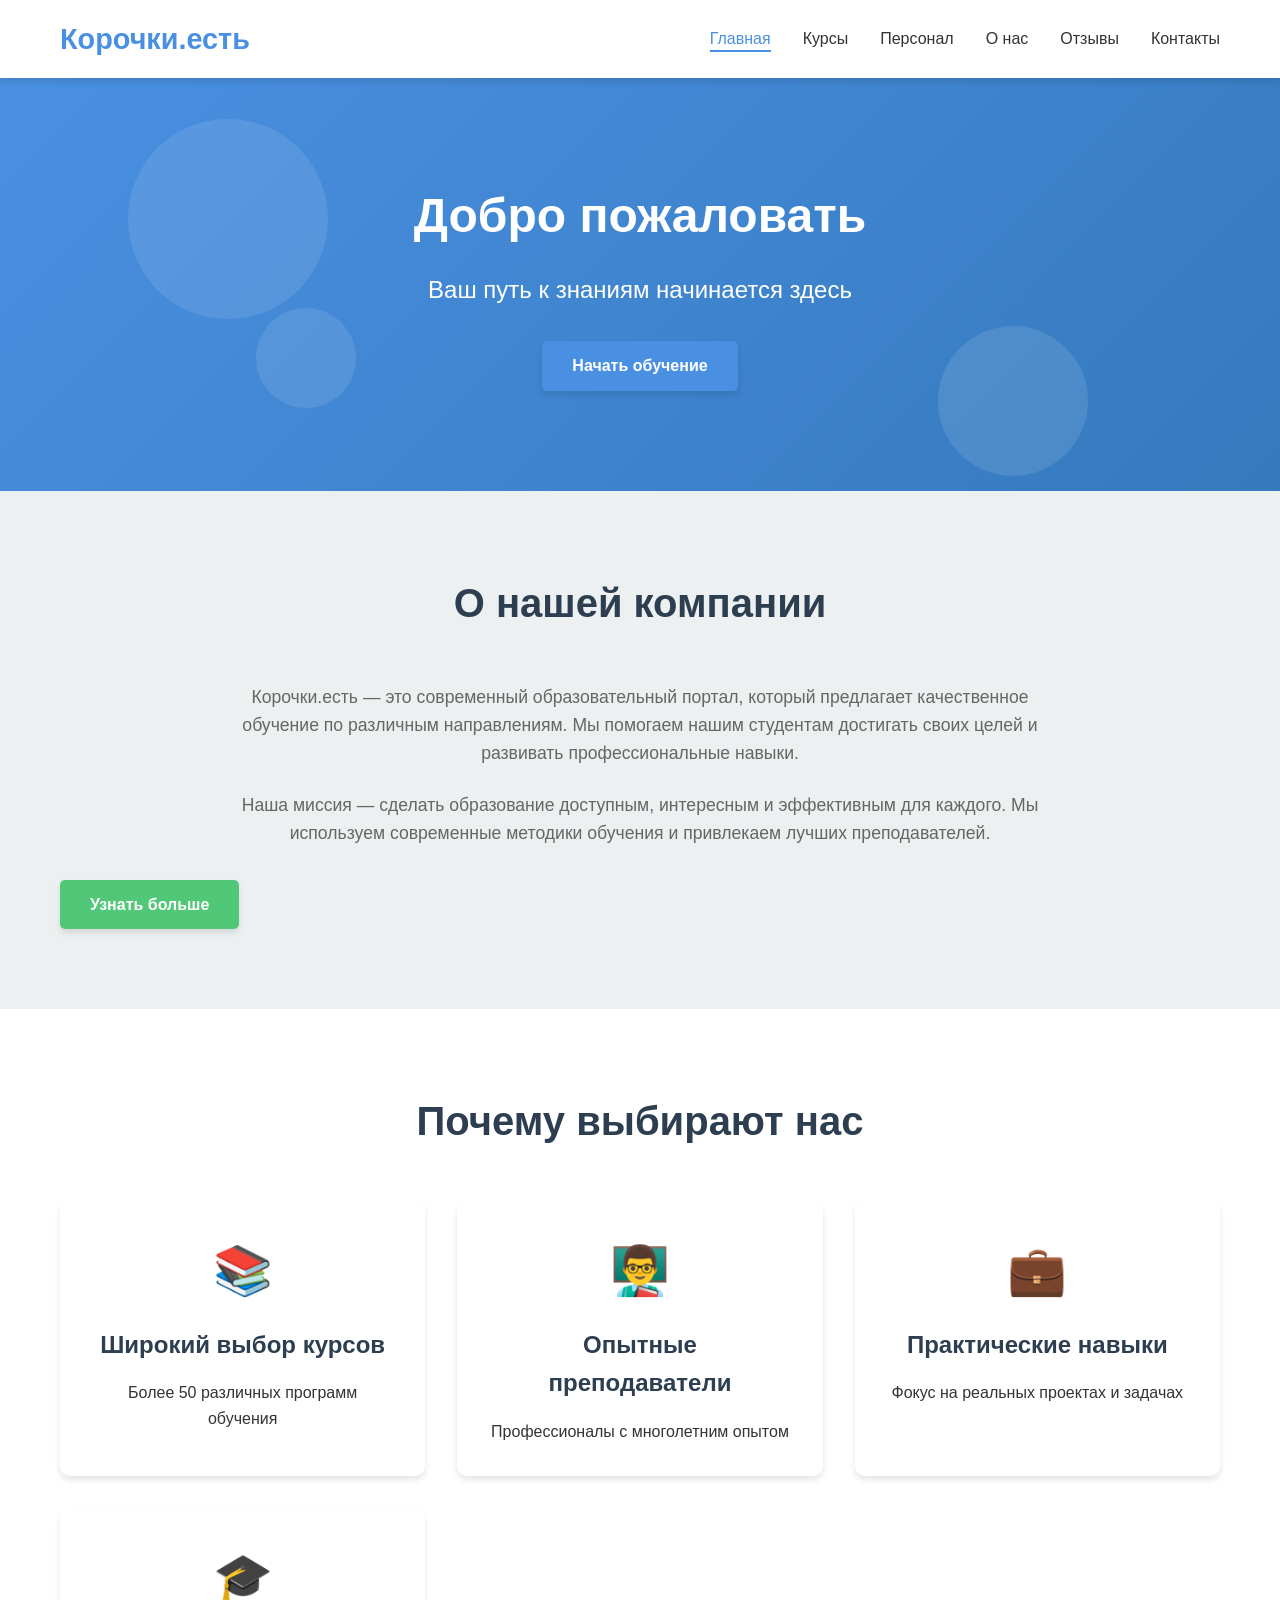
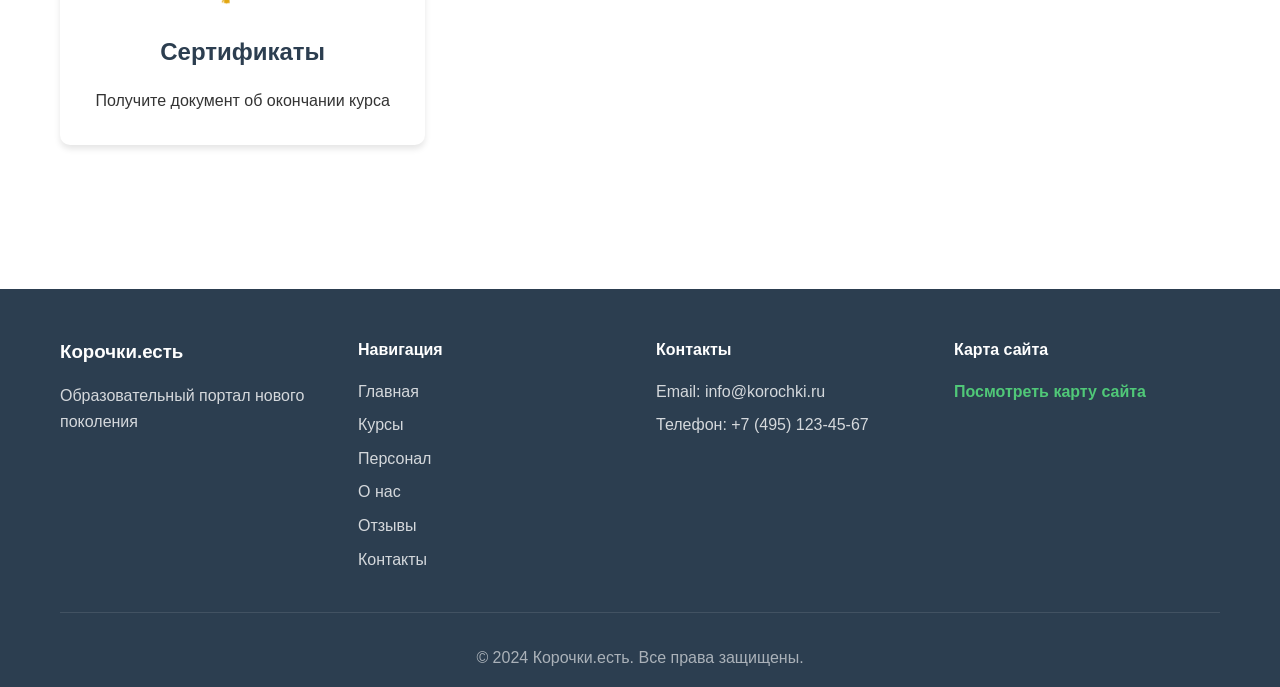
<file: index.html>
<!DOCTYPE html>
<html lang="ru">
<head>
    <meta charset="UTF-8">
    <meta name="viewport" content="width=device-width, initial-scale=1.0">
    <title>Главная - Образовательный Портал</title>
    <link rel="stylesheet" href="styles.css">
</head>
<body>
    <header>
        <nav class="navbar">
            <div class="container">
                <div class="logo">
                    <h1>Корочки.есть</h1>
                </div>
                <ul class="nav-menu">
                    <li><a href="index.html" class="active">Главная</a></li>
                    <li><a href="courses.html">Курсы</a></li>
                    <li><a href="staff.html">Персонал</a></li>
                    <li><a href="about.html">О нас</a></li>
                    <li><a href="reviews.html">Отзывы</a></li>
                    <li><a href="contacts.html">Контакты</a></li>
                </ul>
                <div class="hamburger">
                    <span></span>
                    <span></span>
                    <span></span>
                </div>
            </div>
        </nav>
    </header>

    <main>
        <section class="hero">
            <div class="hero-content">
                <h1 class="fade-in">Добро пожаловать</h1>
                <p class="fade-in-delay">Ваш путь к знаниям начинается здесь</p>
                <a href="courses.html" class="btn btn-primary fade-in-delay-2">Начать обучение</a>
            </div>
            <div class="hero-animation">
                <div class="floating-shapes">
                    <div class="shape shape-1"></div>
                    <div class="shape shape-2"></div>
                    <div class="shape shape-3"></div>
                </div>
            </div>
        </section>

        <section class="about-preview">
            <div class="container">
                <h2>О нашей компании</h2>
                <div class="about-content">
                    <p>Корочки.есть — это современный образовательный портал, который предлагает качественное обучение по различным направлениям. Мы помогаем нашим студентам достигать своих целей и развивать профессиональные навыки.</p>
                    <p>Наша миссия — сделать образование доступным, интересным и эффективным для каждого. Мы используем современные методики обучения и привлекаем лучших преподавателей.</p>
                </div>
                <a href="about.html" class="btn btn-secondary">Узнать больше</a>
            </div>
        </section>

        <section class="features">
            <div class="container">
                <h2>Почему выбирают нас</h2>
                <div class="features-grid">
                    <div class="feature-card">
                        <div class="feature-icon">📚</div>
                        <h3>Широкий выбор курсов</h3>
                        <p>Более 50 различных программ обучения</p>
                    </div>
                    <div class="feature-card">
                        <div class="feature-icon">👨‍🏫</div>
                        <h3>Опытные преподаватели</h3>
                        <p>Профессионалы с многолетним опытом</p>
                    </div>
                    <div class="feature-card">
                        <div class="feature-icon">💼</div>
                        <h3>Практические навыки</h3>
                        <p>Фокус на реальных проектах и задачах</p>
                    </div>
                    <div class="feature-card">
                        <div class="feature-icon">🎓</div>
                        <h3>Сертификаты</h3>
                        <p>Получите документ об окончании курса</p>
                    </div>
                </div>
            </div>
        </section>
    </main>

    <footer>
        <div class="container">
            <div class="footer-content">
                <div class="footer-section">
                    <h3>Корочки.есть</h3>
                    <p>Образовательный портал нового поколения</p>
                </div>
                <div class="footer-section">
                    <h4>Навигация</h4>
                    <ul>
                        <li><a href="index.html">Главная</a></li>
                        <li><a href="courses.html">Курсы</a></li>
                        <li><a href="staff.html">Персонал</a></li>
                        <li><a href="about.html">О нас</a></li>
                        <li><a href="reviews.html">Отзывы</a></li>
                        <li><a href="contacts.html">Контакты</a></li>
                    </ul>
                </div>
                <div class="footer-section">
                    <h4>Контакты</h4>
                    <p>Email: info@korochki.ru</p>
                    <p>Телефон: +7 (495) 123-45-67</p>
                </div>
                <div class="footer-section">
                    <h4>Карта сайта</h4>
                    <a href="sitemap.html" class="sitemap-link">Посмотреть карту сайта</a>
                </div>
            </div>
            <div class="footer-bottom">
                <p>&copy; 2024 Корочки.есть. Все права защищены.</p>
            </div>
        </div>
    </footer>

    <script src="script.js"></script>
</body>
</html>
</file>
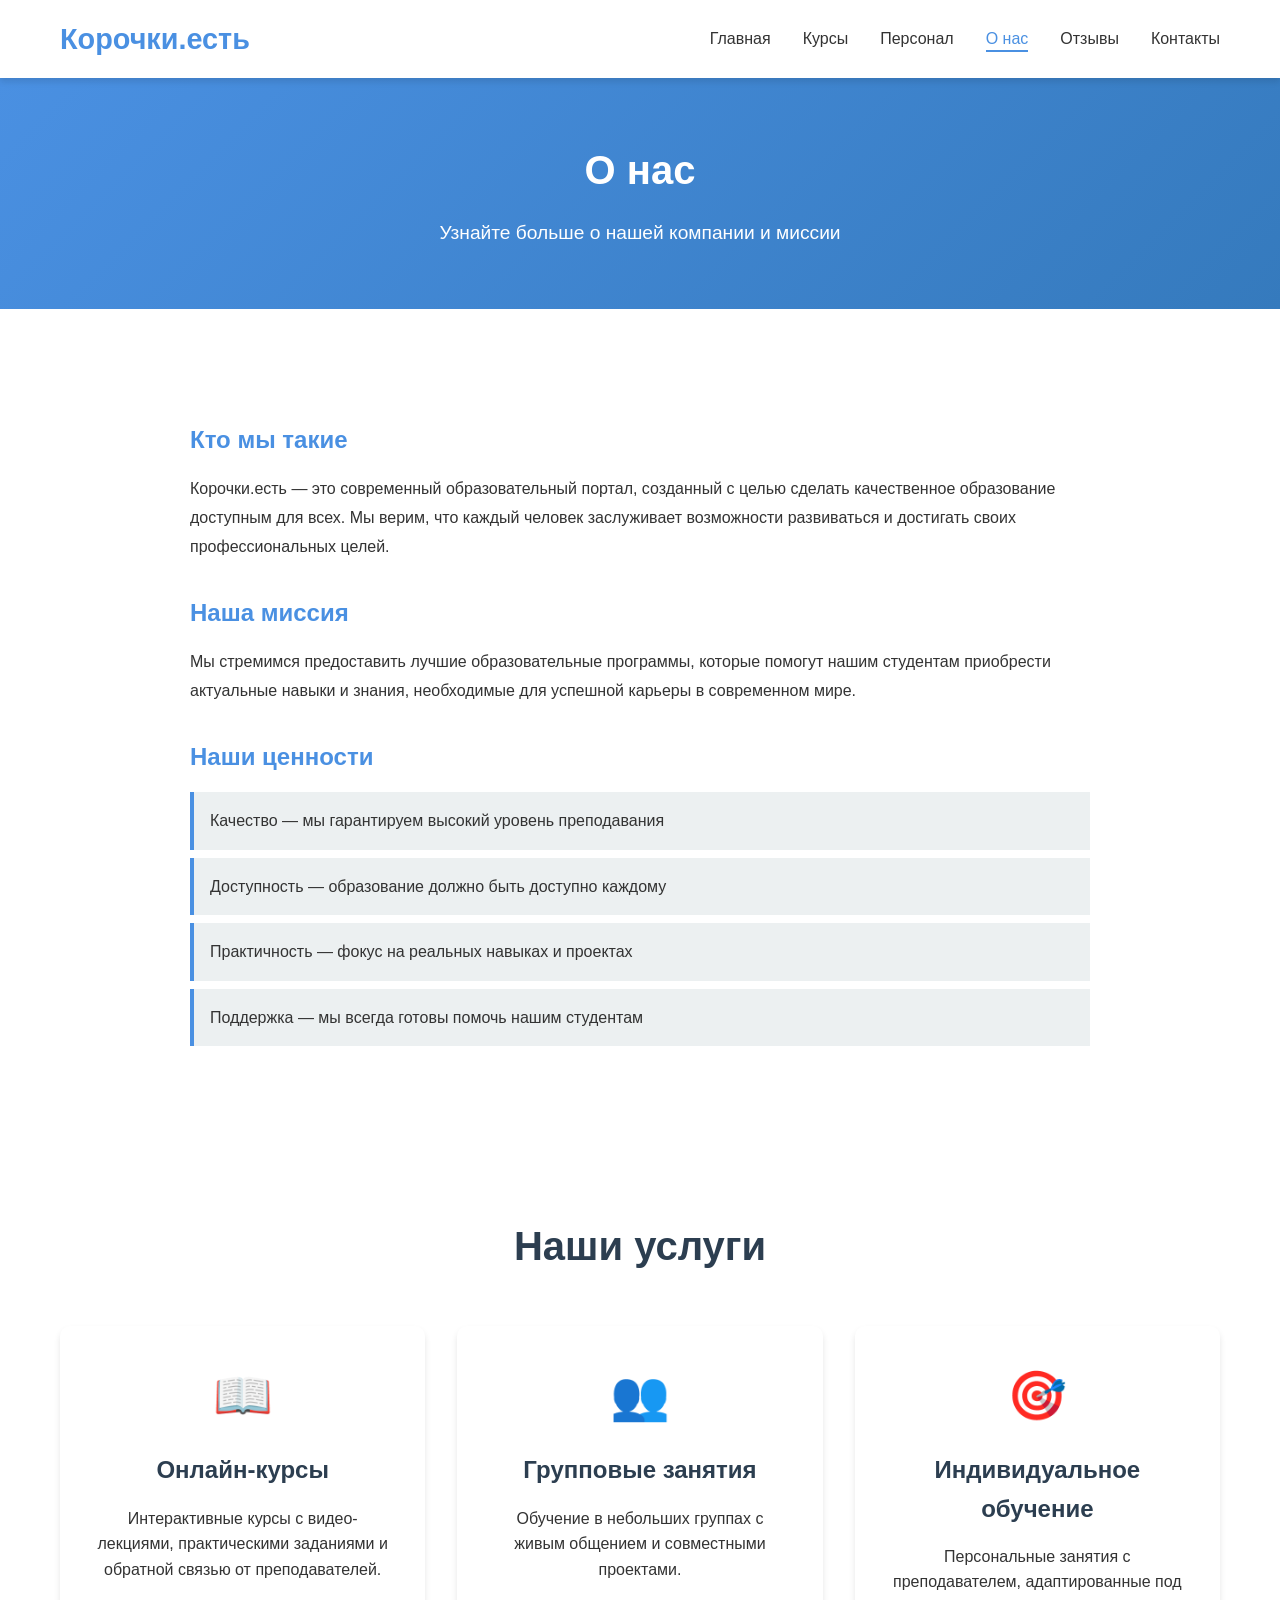
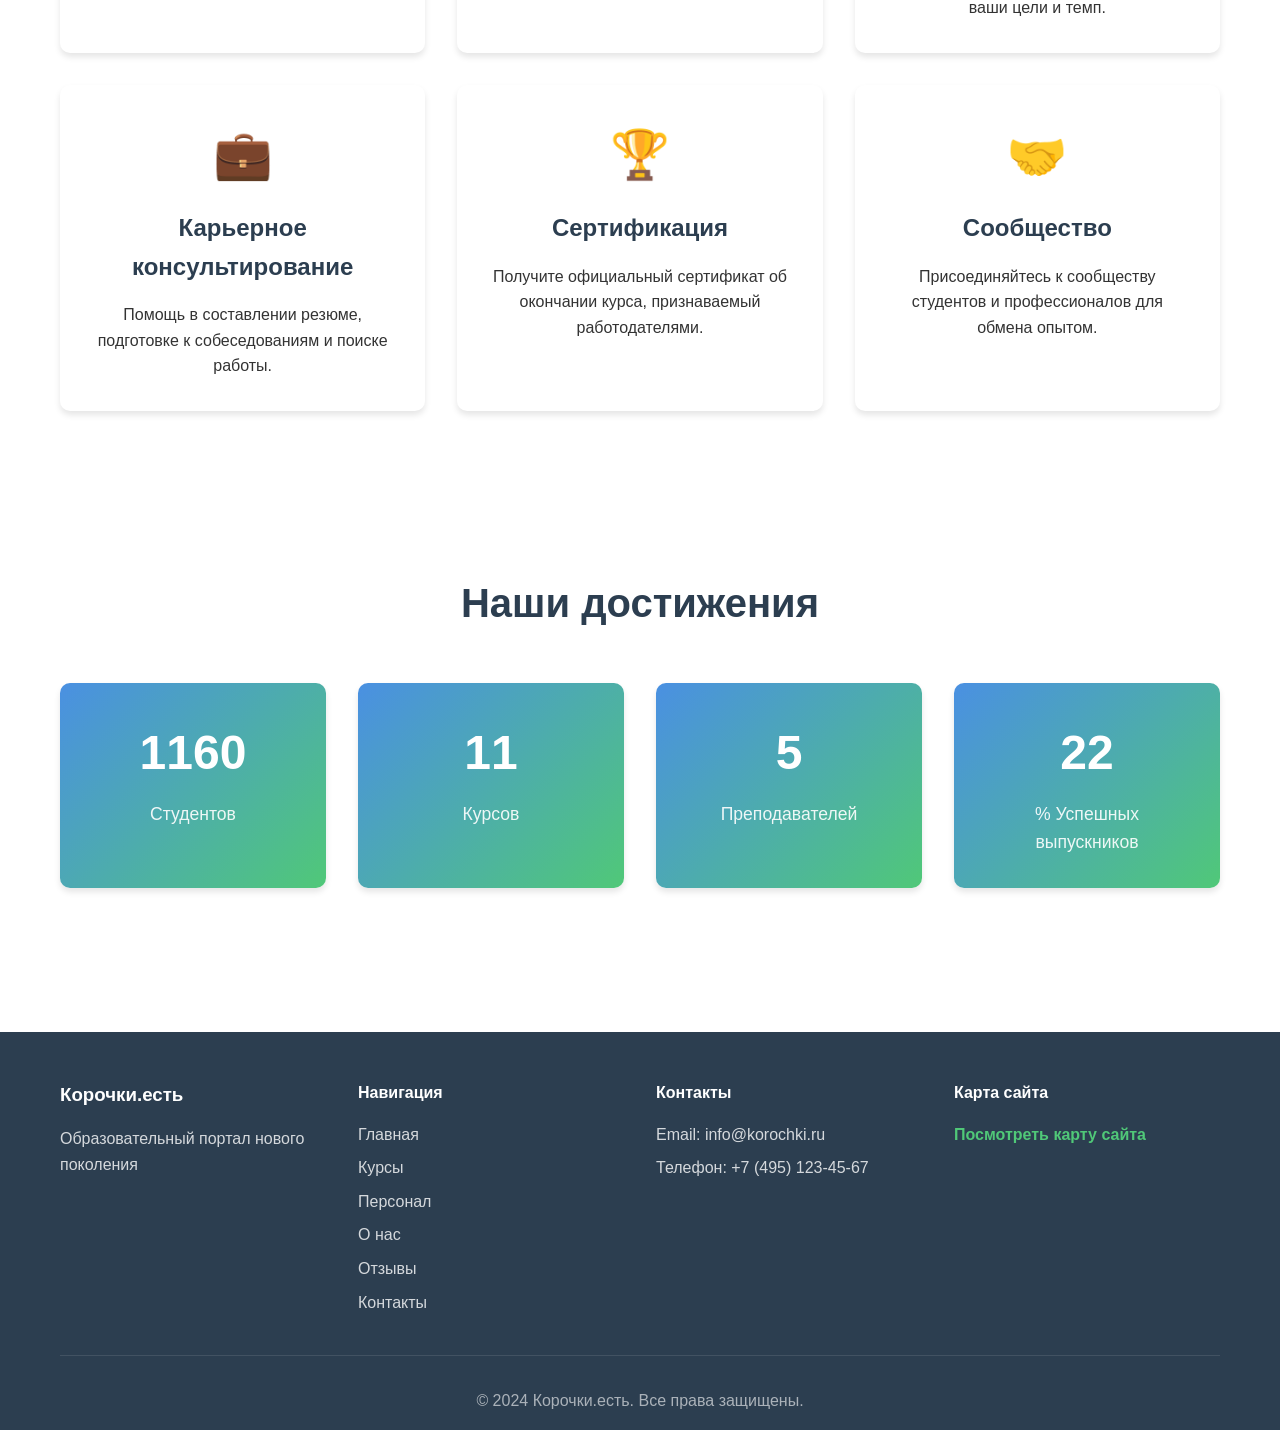
<file: about.html>
<!DOCTYPE html>
<html lang="ru">
<head>
    <meta charset="UTF-8">
    <meta name="viewport" content="width=device-width, initial-scale=1.0">
    <title>О нас - Образовательный Портал</title>
    <link rel="stylesheet" href="styles.css">
</head>
<body>
    <header>
        <nav class="navbar">
            <div class="container">
                <div class="logo">
                    <h1>Корочки.есть</h1>
                </div>
                <ul class="nav-menu">
                    <li><a href="index.html">Главная</a></li>
                    <li><a href="courses.html">Курсы</a></li>
                    <li><a href="staff.html">Персонал</a></li>
                    <li><a href="about.html" class="active">О нас</a></li>
                    <li><a href="reviews.html">Отзывы</a></li>
                    <li><a href="contacts.html">Контакты</a></li>
                </ul>
                <div class="hamburger">
                    <span></span>
                    <span></span>
                    <span></span>
                </div>
            </div>
        </nav>
    </header>

    <main>
        <section class="page-header">
            <div class="container">
                <h1>О нас</h1>
                <p>Узнайте больше о нашей компании и миссии</p>
            </div>
        </section>

        <section class="about-section">
            <div class="container">
                <div class="about-content-wrapper">
                    <div class="about-text">
                        <h2>Кто мы такие</h2>
                        <p>Корочки.есть — это современный образовательный портал, созданный с целью сделать качественное образование доступным для всех. Мы верим, что каждый человек заслуживает возможности развиваться и достигать своих профессиональных целей.</p>
                        
                        <h2>Наша миссия</h2>
                        <p>Мы стремимся предоставить лучшие образовательные программы, которые помогут нашим студентам приобрести актуальные навыки и знания, необходимые для успешной карьеры в современном мире.</p>

                        <h2>Наши ценности</h2>
                        <ul class="values-list">
                            <li>Качество — мы гарантируем высокий уровень преподавания</li>
                            <li>Доступность — образование должно быть доступно каждому</li>
                            <li>Практичность — фокус на реальных навыках и проектах</li>
                            <li>Поддержка — мы всегда готовы помочь нашим студентам</li>
                        </ul>
                    </div>
                </div>
            </div>
        </section>

        <section class="services-section">
            <div class="container">
                <h2>Наши услуги</h2>
                <div class="services-grid">
                    <div class="service-card">
                        <div class="service-icon">📖</div>
                        <h3>Онлайн-курсы</h3>
                        <p>Интерактивные курсы с видео-лекциями, практическими заданиями и обратной связью от преподавателей.</p>
                    </div>

                    <div class="service-card">
                        <div class="service-icon">👥</div>
                        <h3>Групповые занятия</h3>
                        <p>Обучение в небольших группах с живым общением и совместными проектами.</p>
                    </div>

                    <div class="service-card">
                        <div class="service-icon">🎯</div>
                        <h3>Индивидуальное обучение</h3>
                        <p>Персональные занятия с преподавателем, адаптированные под ваши цели и темп.</p>
                    </div>

                    <div class="service-card">
                        <div class="service-icon">💼</div>
                        <h3>Карьерное консультирование</h3>
                        <p>Помощь в составлении резюме, подготовке к собеседованиям и поиске работы.</p>
                    </div>

                    <div class="service-card">
                        <div class="service-icon">🏆</div>
                        <h3>Сертификация</h3>
                        <p>Получите официальный сертификат об окончании курса, признаваемый работодателями.</p>
                    </div>

                    <div class="service-card">
                        <div class="service-icon">🤝</div>
                        <h3>Сообщество</h3>
                        <p>Присоединяйтесь к сообществу студентов и профессионалов для обмена опытом.</p>
                    </div>
                </div>
            </div>
        </section>

        <section class="stats-section">
            <div class="container">
                <h2>Наши достижения</h2>
                <div class="stats-grid">
                    <div class="stat-card">
                        <div class="stat-number" data-target="5000">0</div>
                        <div class="stat-label">Студентов</div>
                    </div>
                    <div class="stat-card">
                        <div class="stat-number" data-target="50">0</div>
                        <div class="stat-label">Курсов</div>
                    </div>
                    <div class="stat-card">
                        <div class="stat-number" data-target="25">0</div>
                        <div class="stat-label">Преподавателей</div>
                    </div>
                    <div class="stat-card">
                        <div class="stat-number" data-target="95">0</div>
                        <div class="stat-label">% Успешных выпускников</div>
                    </div>
                </div>
            </div>
        </section>
    </main>

    <footer>
        <div class="container">
            <div class="footer-content">
                <div class="footer-section">
                    <h3>Корочки.есть</h3>
                    <p>Образовательный портал нового поколения</p>
                </div>
                <div class="footer-section">
                    <h4>Навигация</h4>
                    <ul>
                        <li><a href="index.html">Главная</a></li>
                        <li><a href="courses.html">Курсы</a></li>
                        <li><a href="staff.html">Персонал</a></li>
                        <li><a href="about.html">О нас</a></li>
                        <li><a href="reviews.html">Отзывы</a></li>
                        <li><a href="contacts.html">Контакты</a></li>
                    </ul>
                </div>
                <div class="footer-section">
                    <h4>Контакты</h4>
                    <p>Email: info@korochki.ru</p>
                    <p>Телефон: +7 (495) 123-45-67</p>
                </div>
                <div class="footer-section">
                    <h4>Карта сайта</h4>
                    <a href="sitemap.html" class="sitemap-link">Посмотреть карту сайта</a>
                </div>
            </div>
            <div class="footer-bottom">
                <p>&copy; 2024 Корочки.есть. Все права защищены.</p>
            </div>
        </div>
    </footer>

    <script src="script.js"></script>
</body>
</html>
</file>
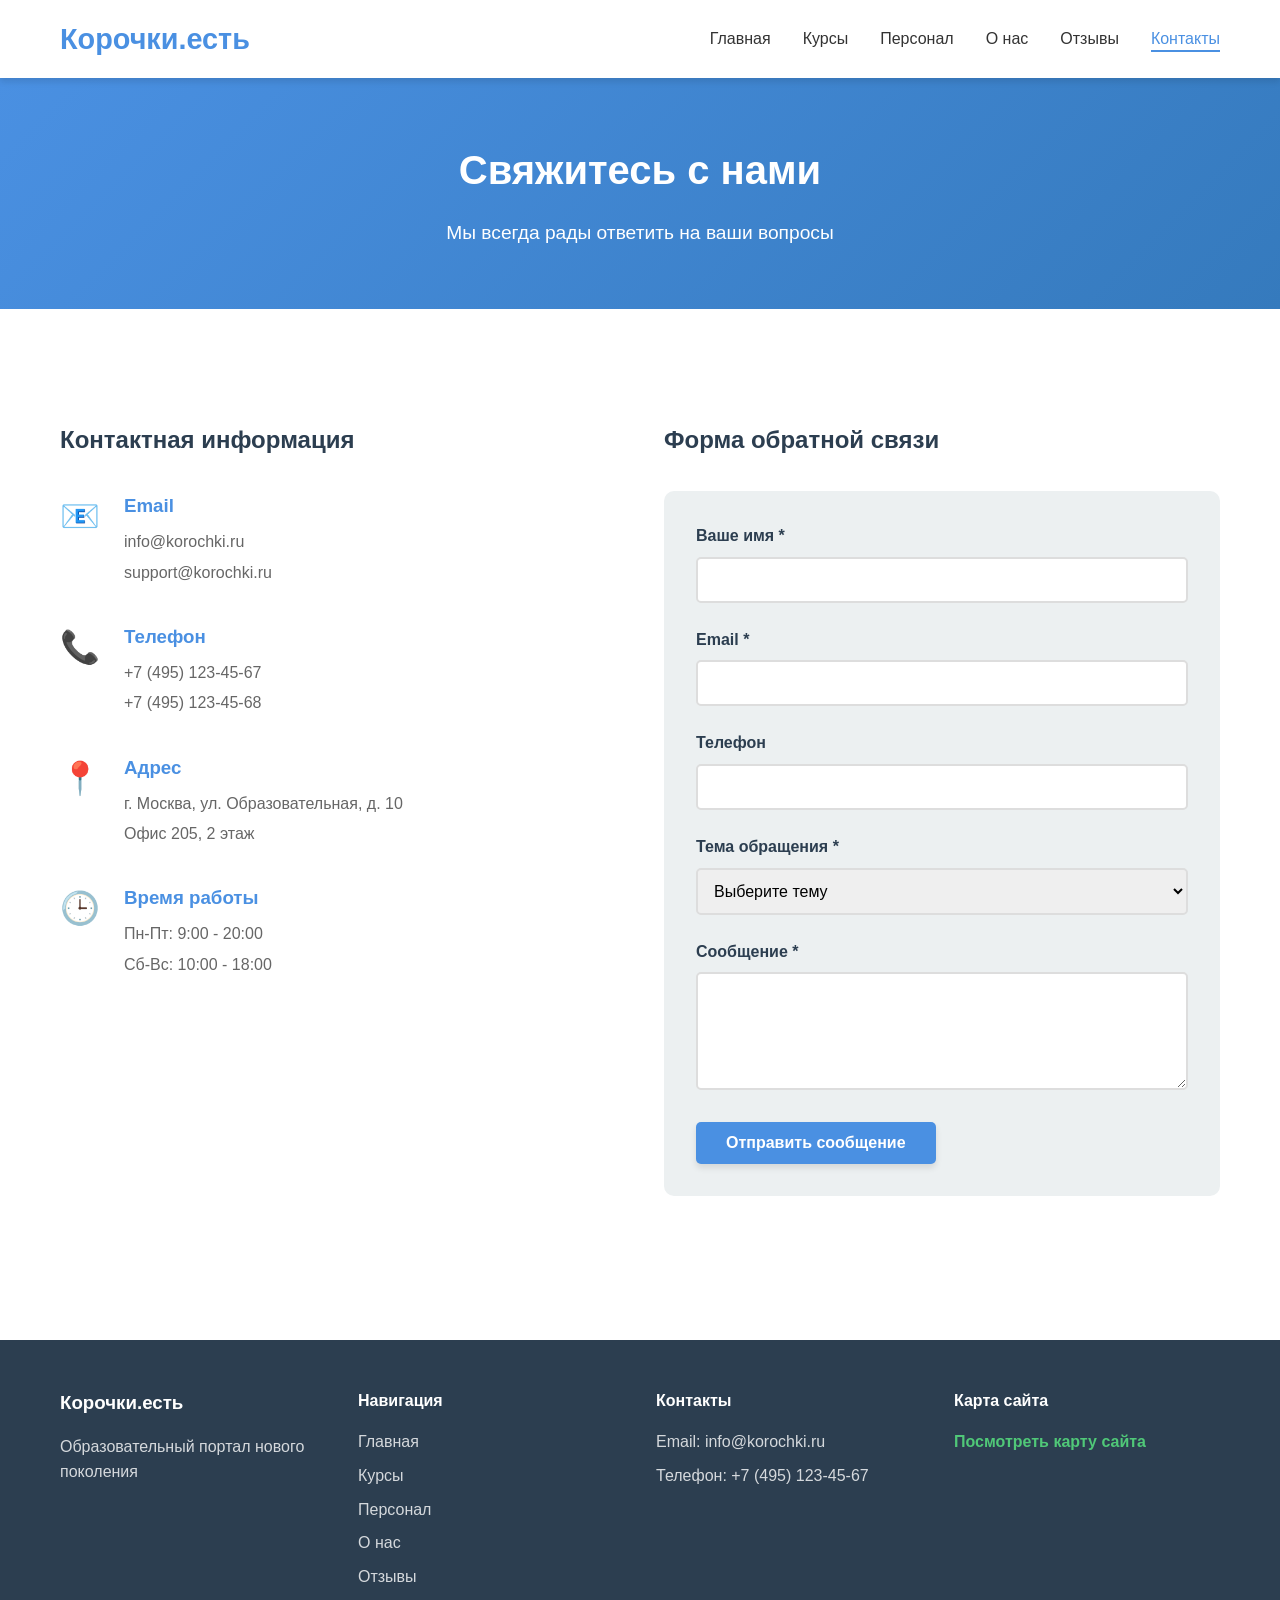
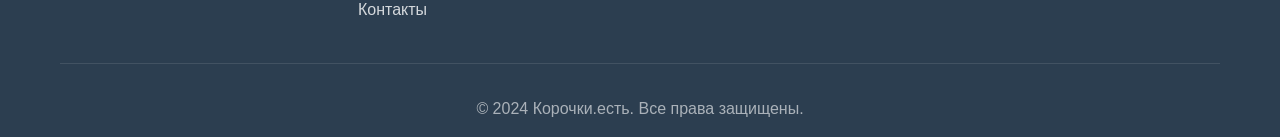
<file: contacts.html>
<!DOCTYPE html>
<html lang="ru">
<head>
    <meta charset="UTF-8">
    <meta name="viewport" content="width=device-width, initial-scale=1.0">
    <title>Контакты - Образовательный Портал</title>
    <link rel="stylesheet" href="styles.css">
</head>
<body>
    <header>
        <nav class="navbar">
            <div class="container">
                <div class="logo">
                    <h1>Корочки.есть</h1>
                </div>
                <ul class="nav-menu">
                    <li><a href="index.html">Главная</a></li>
                    <li><a href="courses.html">Курсы</a></li>
                    <li><a href="staff.html">Персонал</a></li>
                    <li><a href="about.html">О нас</a></li>
                    <li><a href="reviews.html">Отзывы</a></li>
                    <li><a href="contacts.html" class="active">Контакты</a></li>
                </ul>
                <div class="hamburger">
                    <span></span>
                    <span></span>
                    <span></span>
                </div>
            </div>
        </nav>
    </header>

    <main>
        <section class="page-header">
            <div class="container">
                <h1>Свяжитесь с нами</h1>
                <p>Мы всегда рады ответить на ваши вопросы</p>
            </div>
        </section>

        <section class="contacts-section">
            <div class="container">
                <div class="contacts-wrapper">
                    <div class="contact-info">
                        <h2>Контактная информация</h2>
                        <div class="contact-item">
                            <div class="contact-icon">📧</div>
                            <div>
                                <h3>Email</h3>
                                <p>info@korochki.ru</p>
                                <p>support@korochki.ru</p>
                            </div>
                        </div>
                        <div class="contact-item">
                            <div class="contact-icon">📞</div>
                            <div>
                                <h3>Телефон</h3>
                                <p>+7 (495) 123-45-67</p>
                                <p>+7 (495) 123-45-68</p>
                            </div>
                        </div>
                        <div class="contact-item">
                            <div class="contact-icon">📍</div>
                            <div>
                                <h3>Адрес</h3>
                                <p>г. Москва, ул. Образовательная, д. 10</p>
                                <p>Офис 205, 2 этаж</p>
                            </div>
                        </div>
                        <div class="contact-item">
                            <div class="contact-icon">🕒</div>
                            <div>
                                <h3>Время работы</h3>
                                <p>Пн-Пт: 9:00 - 20:00</p>
                                <p>Сб-Вс: 10:00 - 18:00</p>
                            </div>
                        </div>
                    </div>

                    <div class="contact-form-wrapper">
                        <h2>Форма обратной связи</h2>
                        <form class="contact-form" id="contactForm">
                            <div class="form-group">
                                <label for="name">Ваше имя *</label>
                                <input type="text" id="name" name="name" required>
                            </div>
                            <div class="form-group">
                                <label for="email">Email *</label>
                                <input type="email" id="email" name="email" required>
                            </div>
                            <div class="form-group">
                                <label for="phone">Телефон</label>
                                <input type="tel" id="phone" name="phone">
                            </div>
                            <div class="form-group">
                                <label for="subject">Тема обращения *</label>
                                <select id="subject" name="subject" required>
                                    <option value="">Выберите тему</option>
                                    <option value="course">Вопрос о курсе</option>
                                    <option value="enrollment">Запись на курс</option>
                                    <option value="support">Техническая поддержка</option>
                                    <option value="other">Другое</option>
                                </select>
                            </div>
                            <div class="form-group">
                                <label for="message">Сообщение *</label>
                                <textarea id="message" name="message" rows="5" required></textarea>
                            </div>
                            <button type="submit" class="btn btn-primary">Отправить сообщение</button>
                        </form>
                        <div id="formMessage" class="form-message"></div>
                    </div>
                </div>
            </div>
        </section>
    </main>

    <footer>
        <div class="container">
            <div class="footer-content">
                <div class="footer-section">
                    <h3>Корочки.есть</h3>
                    <p>Образовательный портал нового поколения</p>
                </div>
                <div class="footer-section">
                    <h4>Навигация</h4>
                    <ul>
                        <li><a href="index.html">Главная</a></li>
                        <li><a href="courses.html">Курсы</a></li>
                        <li><a href="staff.html">Персонал</a></li>
                        <li><a href="about.html">О нас</a></li>
                        <li><a href="reviews.html">Отзывы</a></li>
                        <li><a href="contacts.html">Контакты</a></li>
                    </ul>
                </div>
                <div class="footer-section">
                    <h4>Контакты</h4>
                    <p>Email: info@korochki.ru</p>
                    <p>Телефон: +7 (495) 123-45-67</p>
                </div>
                <div class="footer-section">
                    <h4>Карта сайта</h4>
                    <a href="sitemap.html" class="sitemap-link">Посмотреть карту сайта</a>
                </div>
            </div>
            <div class="footer-bottom">
                <p>&copy; 2024 Корочки.есть. Все права защищены.</p>
            </div>
        </div>
    </footer>

    <script src="script.js"></script>
</body>
</html>
</file>
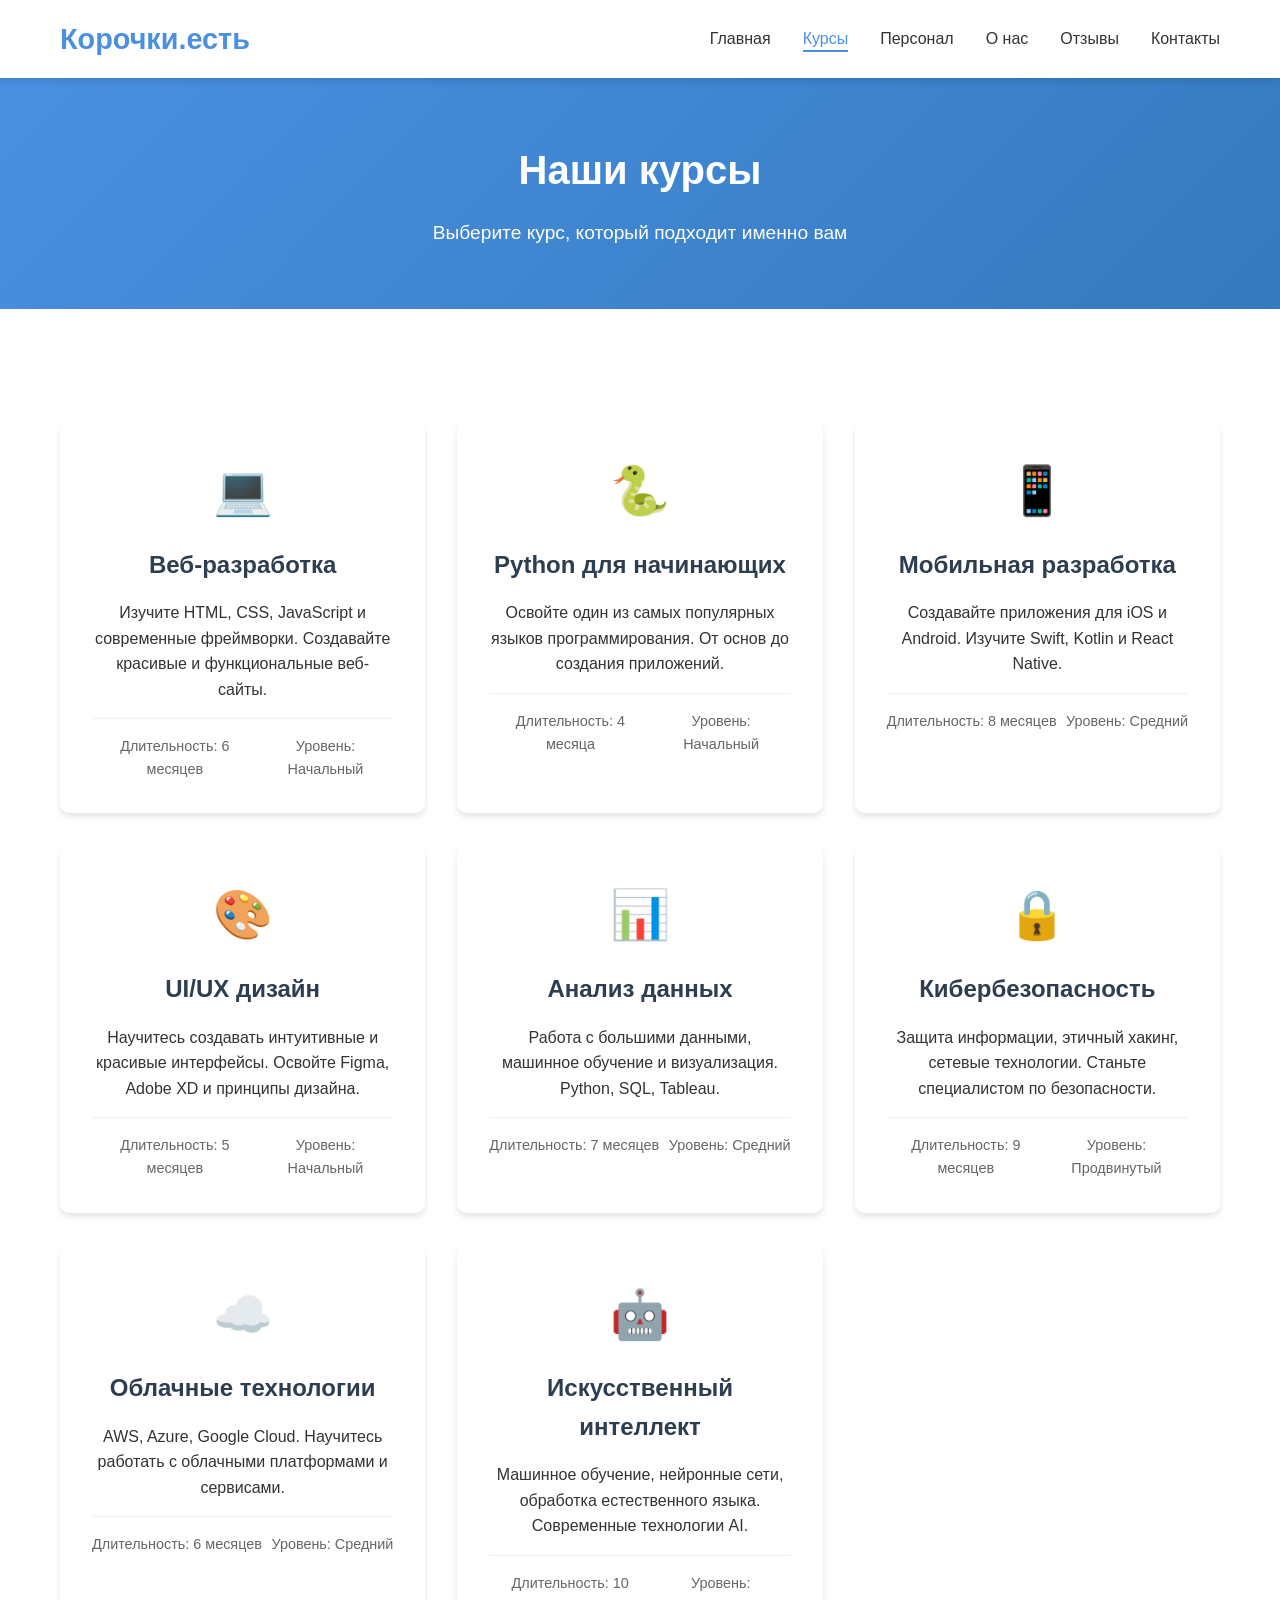
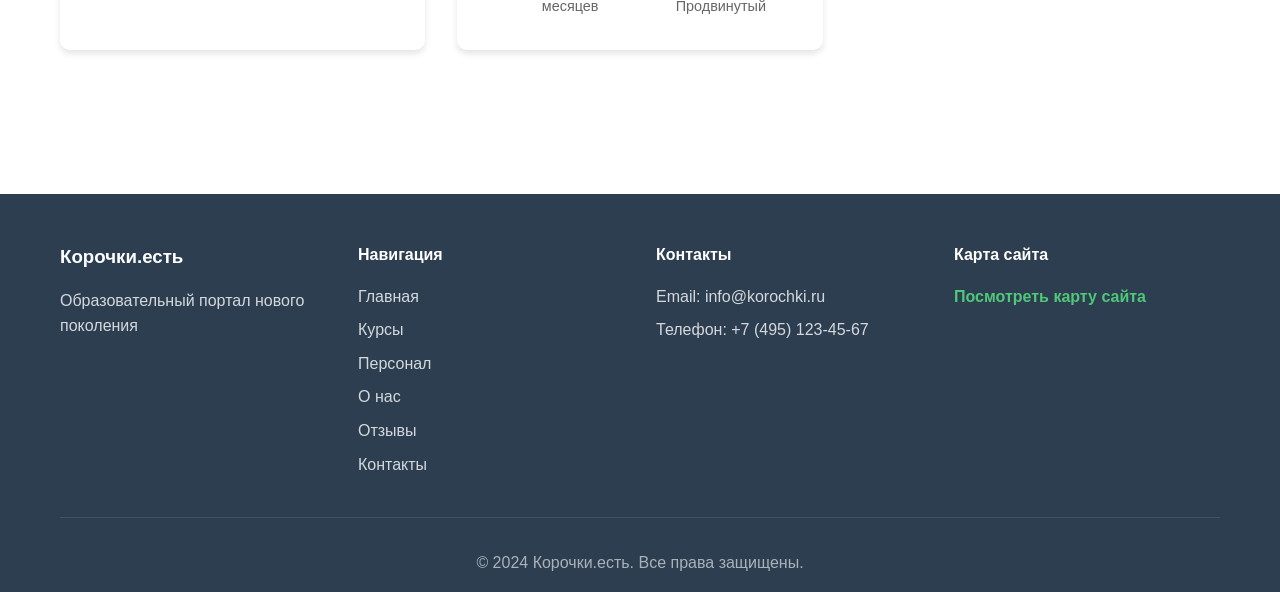
<file: courses.html>
<!DOCTYPE html>
<html lang="ru">
<head>
    <meta charset="UTF-8">
    <meta name="viewport" content="width=device-width, initial-scale=1.0">
    <title>Курсы - Образовательный Портал</title>
    <link rel="stylesheet" href="styles.css">
</head>
<body>
    <header>
        <nav class="navbar">
            <div class="container">
                <div class="logo">
                    <h1>Корочки.есть</h1>
                </div>
                <ul class="nav-menu">
                    <li><a href="index.html">Главная</a></li>
                    <li><a href="courses.html" class="active">Курсы</a></li>
                    <li><a href="staff.html">Персонал</a></li>
                    <li><a href="about.html">О нас</a></li>
                    <li><a href="reviews.html">Отзывы</a></li>
                    <li><a href="contacts.html">Контакты</a></li>
                </ul>
                <div class="hamburger">
                    <span></span>
                    <span></span>
                    <span></span>
                </div>
            </div>
        </nav>
    </header>

    <main>
        <section class="page-header">
            <div class="container">
                <h1>Наши курсы</h1>
                <p>Выберите курс, который подходит именно вам</p>
            </div>
        </section>

        <section class="courses-section">
            <div class="container">
                <div class="courses-grid">
                    <div class="course-card">
                        <div class="course-icon">💻</div>
                        <h3>Веб-разработка</h3>
                        <p>Изучите HTML, CSS, JavaScript и современные фреймворки. Создавайте красивые и функциональные веб-сайты.</p>
                        <div class="course-info">
                            <span>Длительность: 6 месяцев</span>
                            <span>Уровень: Начальный</span>
                        </div>
                    </div>

                    <div class="course-card">
                        <div class="course-icon">🐍</div>
                        <h3>Python для начинающих</h3>
                        <p>Освойте один из самых популярных языков программирования. От основ до создания приложений.</p>
                        <div class="course-info">
                            <span>Длительность: 4 месяца</span>
                            <span>Уровень: Начальный</span>
                        </div>
                    </div>

                    <div class="course-card">
                        <div class="course-icon">📱</div>
                        <h3>Мобильная разработка</h3>
                        <p>Создавайте приложения для iOS и Android. Изучите Swift, Kotlin и React Native.</p>
                        <div class="course-info">
                            <span>Длительность: 8 месяцев</span>
                            <span>Уровень: Средний</span>
                        </div>
                    </div>

                    <div class="course-card">
                        <div class="course-icon">🎨</div>
                        <h3>UI/UX дизайн</h3>
                        <p>Научитесь создавать интуитивные и красивые интерфейсы. Освойте Figma, Adobe XD и принципы дизайна.</p>
                        <div class="course-info">
                            <span>Длительность: 5 месяцев</span>
                            <span>Уровень: Начальный</span>
                        </div>
                    </div>

                    <div class="course-card">
                        <div class="course-icon">📊</div>
                        <h3>Анализ данных</h3>
                        <p>Работа с большими данными, машинное обучение и визуализация. Python, SQL, Tableau.</p>
                        <div class="course-info">
                            <span>Длительность: 7 месяцев</span>
                            <span>Уровень: Средний</span>
                        </div>
                    </div>

                    <div class="course-card">
                        <div class="course-icon">🔒</div>
                        <h3>Кибербезопасность</h3>
                        <p>Защита информации, этичный хакинг, сетевые технологии. Станьте специалистом по безопасности.</p>
                        <div class="course-info">
                            <span>Длительность: 9 месяцев</span>
                            <span>Уровень: Продвинутый</span>
                        </div>
                    </div>

                    <div class="course-card">
                        <div class="course-icon">☁️</div>
                        <h3>Облачные технологии</h3>
                        <p>AWS, Azure, Google Cloud. Научитесь работать с облачными платформами и сервисами.</p>
                        <div class="course-info">
                            <span>Длительность: 6 месяцев</span>
                            <span>Уровень: Средний</span>
                        </div>
                    </div>

                    <div class="course-card">
                        <div class="course-icon">🤖</div>
                        <h3>Искусственный интеллект</h3>
                        <p>Машинное обучение, нейронные сети, обработка естественного языка. Современные технологии AI.</p>
                        <div class="course-info">
                            <span>Длительность: 10 месяцев</span>
                            <span>Уровень: Продвинутый</span>
                        </div>
                    </div>
                </div>
            </div>
        </section>
    </main>

    <footer>
        <div class="container">
            <div class="footer-content">
                <div class="footer-section">
                    <h3>Корочки.есть</h3>
                    <p>Образовательный портал нового поколения</p>
                </div>
                <div class="footer-section">
                    <h4>Навигация</h4>
                    <ul>
                        <li><a href="index.html">Главная</a></li>
                        <li><a href="courses.html">Курсы</a></li>
                        <li><a href="staff.html">Персонал</a></li>
                        <li><a href="about.html">О нас</a></li>
                        <li><a href="reviews.html">Отзывы</a></li>
                        <li><a href="contacts.html">Контакты</a></li>
                    </ul>
                </div>
                <div class="footer-section">
                    <h4>Контакты</h4>
                    <p>Email: info@korochki.ru</p>
                    <p>Телефон: +7 (495) 123-45-67</p>
                </div>
                <div class="footer-section">
                    <h4>Карта сайта</h4>
                    <a href="sitemap.html" class="sitemap-link">Посмотреть карту сайта</a>
                </div>
            </div>
            <div class="footer-bottom">
                <p>&copy; 2024 Корочки.есть. Все права защищены.</p>
            </div>
        </div>
    </footer>

    <script src="script.js"></script>
</body>
</html>
</file>
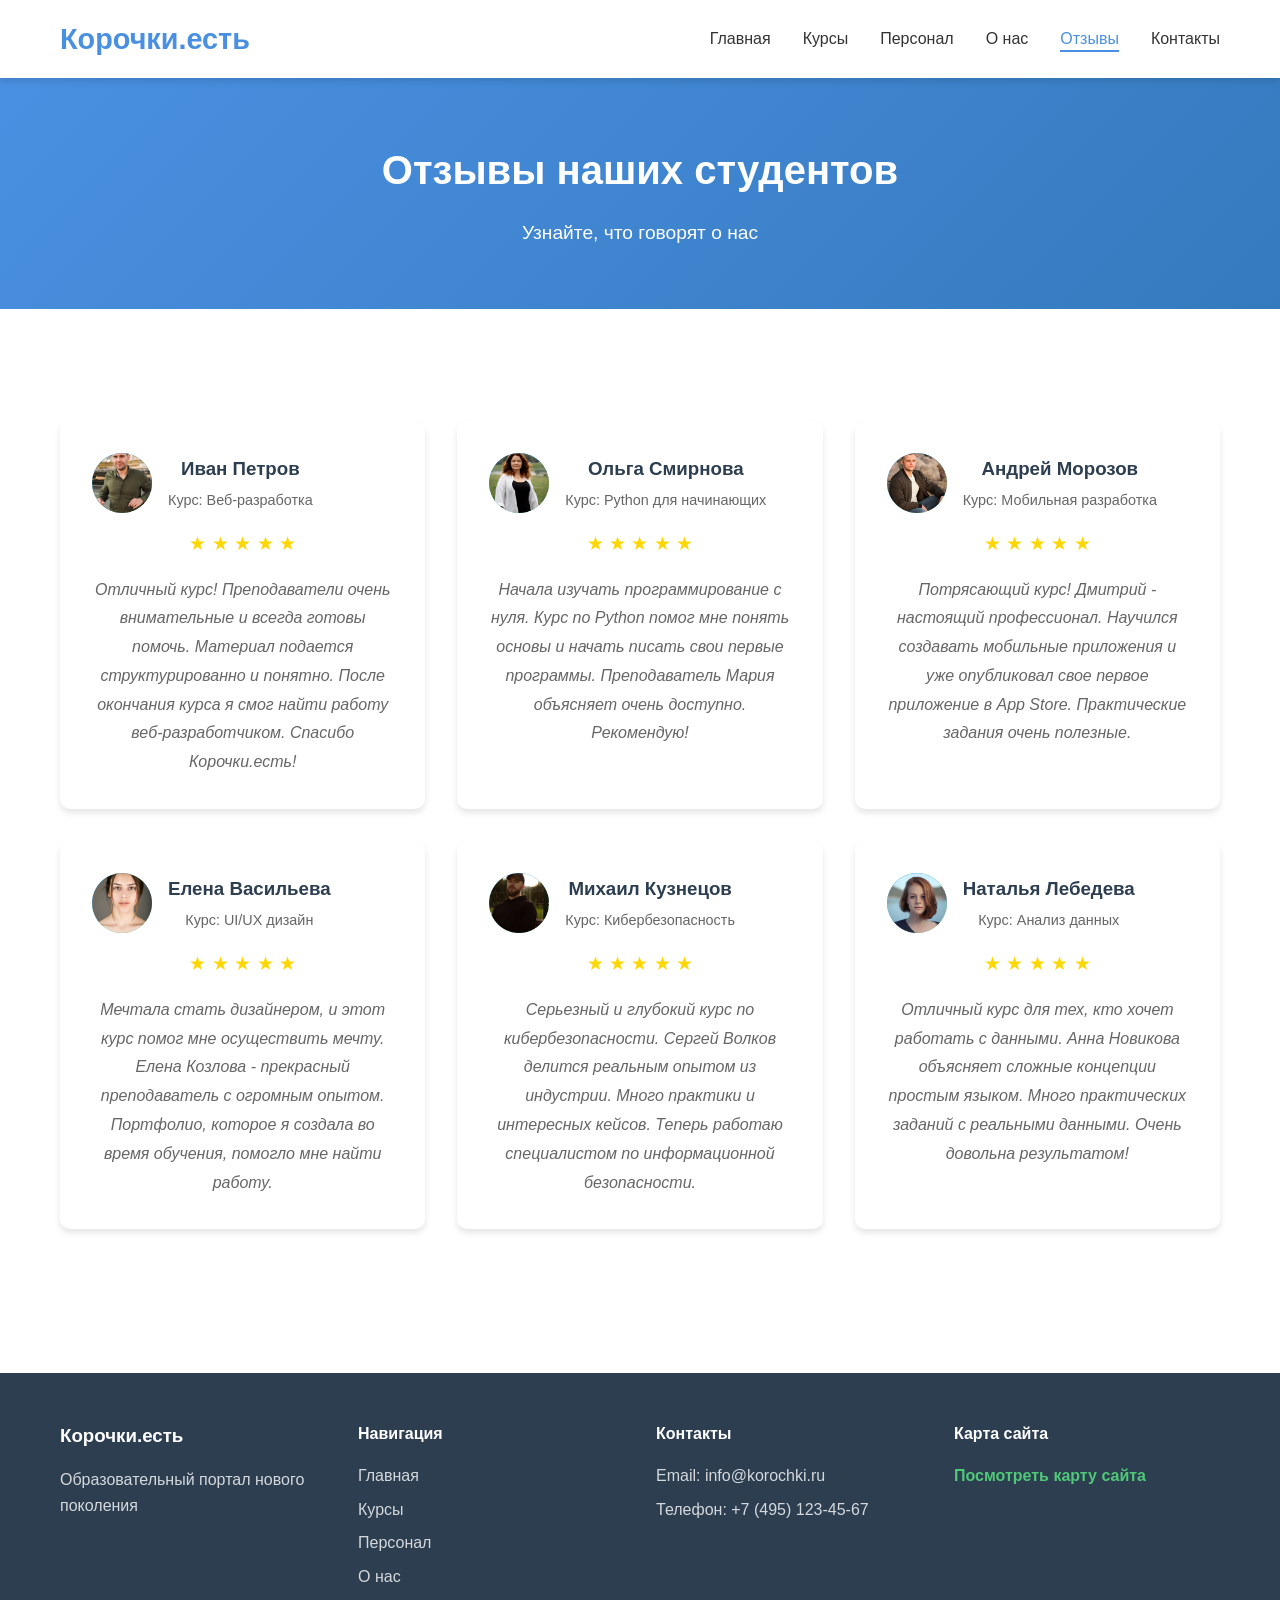
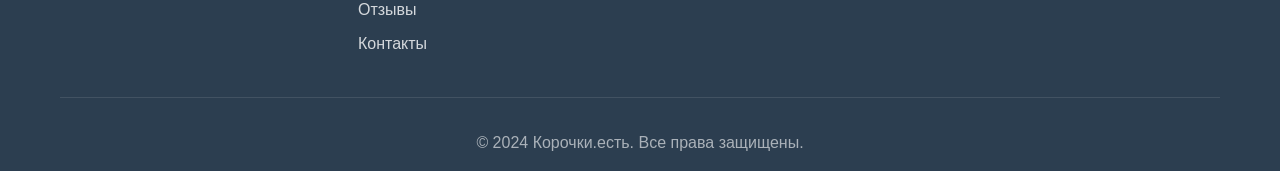
<file: reviews.html>
<!DOCTYPE html>
<html lang="ru">
<head>
    <meta charset="UTF-8">
    <meta name="viewport" content="width=device-width, initial-scale=1.0">
    <title>Отзывы - Образовательный Портал</title>
    <link rel="stylesheet" href="styles.css">
</head>
<body>
    <header>
        <nav class="navbar">
            <div class="container">
                <div class="logo">
                    <h1>Корочки.есть</h1>
                </div>
                <ul class="nav-menu">
                    <li><a href="index.html">Главная</a></li>
                    <li><a href="courses.html">Курсы</a></li>
                    <li><a href="staff.html">Персонал</a></li>
                    <li><a href="about.html">О нас</a></li>
                    <li><a href="reviews.html" class="active">Отзывы</a></li>
                    <li><a href="contacts.html">Контакты</a></li>
                </ul>
                <div class="hamburger">
                    <span></span>
                    <span></span>
                    <span></span>
                </div>
            </div>
        </nav>
    </header>

    <main>
        <section class="page-header">
            <div class="container">
                <h1>Отзывы наших студентов</h1>
                <p>Узнайте, что говорят о нас</p>
            </div>
        </section>

        <section class="reviews-section">
            <div class="container">
                <div class="reviews-grid">
                    <div class="review-card">
                        <div class="review-header">
                            <div class="reviewer-avatar"><img src="img/Безымянный-round.png" width="60vw"></div>
                            <div class="reviewer-info">
                                <h3>Иван Петров</h3>
                                <p class="reviewer-course">Курс: Веб-разработка</p>
                            </div>
                        </div>
                        <div class="review-rating">
                            <span class="star">★</span>
                            <span class="star">★</span>
                            <span class="star">★</span>
                            <span class="star">★</span>
                            <span class="star">★</span>
                        </div>
                        <p class="review-text">Отличный курс! Преподаватели очень внимательные и всегда готовы помочь. Материал подается структурированно и понятно. После окончания курса я смог найти работу веб-разработчиком. Спасибо Корочки.есть!</p>
                    </div>

                    <div class="review-card">
                        <div class="review-header">
                            <div class="reviewer-avatar"><img src="img/22-round.png" width="60vw"></div>
                            <div class="reviewer-info">
                                <h3>Ольга Смирнова</h3>
                                <p class="reviewer-course">Курс: Python для начинающих</p>
                            </div>
                        </div>
                        <div class="review-rating">
                            <span class="star">★</span>
                            <span class="star">★</span>
                            <span class="star">★</span>
                            <span class="star">★</span>
                            <span class="star">★</span>
                        </div>
                        <p class="review-text">Начала изучать программирование с нуля. Курс по Python помог мне понять основы и начать писать свои первые программы. Преподаватель Мария объясняет очень доступно. Рекомендую!</p>
                    </div>

                    <div class="review-card">
                        <div class="review-header">
                            <div class="reviewer-avatar"><img src="img/2-round.png" width="60vw"></div>
                            <div class="reviewer-info">
                                <h3>Андрей Морозов</h3>
                                <p class="reviewer-course">Курс: Мобильная разработка</p>
                            </div>
                        </div>
                        <div class="review-rating">
                            <span class="star">★</span>
                            <span class="star">★</span>
                            <span class="star">★</span>
                            <span class="star">★</span>
                            <span class="star">★</span>
                        </div>
                        <p class="review-text">Потрясающий курс! Дмитрий - настоящий профессионал. Научился создавать мобильные приложения и уже опубликовал свое первое приложение в App Store. Практические задания очень полезные.</p>
                    </div>

                    <div class="review-card">
                        <div class="review-header">
                            <div class="reviewer-avatar"><img src="img/33-round.png" width="60vw"></div>
                            <div class="reviewer-info">
                                <h3>Елена Васильева</h3>
                                <p class="reviewer-course">Курс: UI/UX дизайн</p>
                            </div>
                        </div>
                        <div class="review-rating">
                            <span class="star">★</span>
                            <span class="star">★</span>
                            <span class="star">★</span>
                            <span class="star">★</span>
                            <span class="star">★</span>
                        </div>
                        <p class="review-text">Мечтала стать дизайнером, и этот курс помог мне осуществить мечту. Елена Козлова - прекрасный преподаватель с огромным опытом. Портфолио, которое я создала во время обучения, помогло мне найти работу.</p>
                    </div>

                    <div class="review-card">
                        <div class="review-header">
                            <div class="reviewer-avatar"><img src="img/3-round.png" width="60vw"></div>
                            <div class="reviewer-info">
                                <h3>Михаил Кузнецов</h3>
                                <p class="reviewer-course">Курс: Кибербезопасность</p>
                            </div>
                        </div>
                        <div class="review-rating">
                            <span class="star">★</span>
                            <span class="star">★</span>
                            <span class="star">★</span>
                            <span class="star">★</span>
                            <span class="star">★</span>
                        </div>
                        <p class="review-text">Серьезный и глубокий курс по кибербезопасности. Сергей Волков делится реальным опытом из индустрии. Много практики и интересных кейсов. Теперь работаю специалистом по информационной безопасности.</p>
                    </div>

                    <div class="review-card">
                        <div class="review-header">
                            <div class="reviewer-avatar"><img src="img/44-round.png" width="60vw"></div>
                            <div class="reviewer-info">
                                <h3>Наталья Лебедева</h3>
                                <p class="reviewer-course">Курс: Анализ данных</p>
                            </div>
                        </div>
                        <div class="review-rating">
                            <span class="star">★</span>
                            <span class="star">★</span>
                            <span class="star">★</span>
                            <span class="star">★</span>
                            <span class="star">★</span>
                        </div>
                        <p class="review-text">Отличный курс для тех, кто хочет работать с данными. Анна Новикова объясняет сложные концепции простым языком. Много практических заданий с реальными данными. Очень довольна результатом!</p>
                    </div>
                </div>
            </div>
        </section>
    </main>

    <footer>
        <div class="container">
            <div class="footer-content">
                <div class="footer-section">
                    <h3>Корочки.есть</h3>
                    <p>Образовательный портал нового поколения</p>
                </div>
                <div class="footer-section">
                    <h4>Навигация</h4>
                    <ul>
                        <li><a href="index.html">Главная</a></li>
                        <li><a href="courses.html">Курсы</a></li>
                        <li><a href="staff.html">Персонал</a></li>
                        <li><a href="about.html">О нас</a></li>
                        <li><a href="reviews.html">Отзывы</a></li>
                        <li><a href="contacts.html">Контакты</a></li>
                    </ul>
                </div>
                <div class="footer-section">
                    <h4>Контакты</h4>
                    <p>Email: info@korochki.ru</p>
                    <p>Телефон: +7 (495) 123-45-67</p>
                </div>
                <div class="footer-section">
                    <h4>Карта сайта</h4>
                    <a href="sitemap.html" class="sitemap-link">Посмотреть карту сайта</a>
                </div>
            </div>
            <div class="footer-bottom">
                <p>&copy; 2024 Корочки.есть. Все права защищены.</p>
            </div>
        </div>
    </footer>

    <script src="script.js"></script>
</body>
</html>
</file>
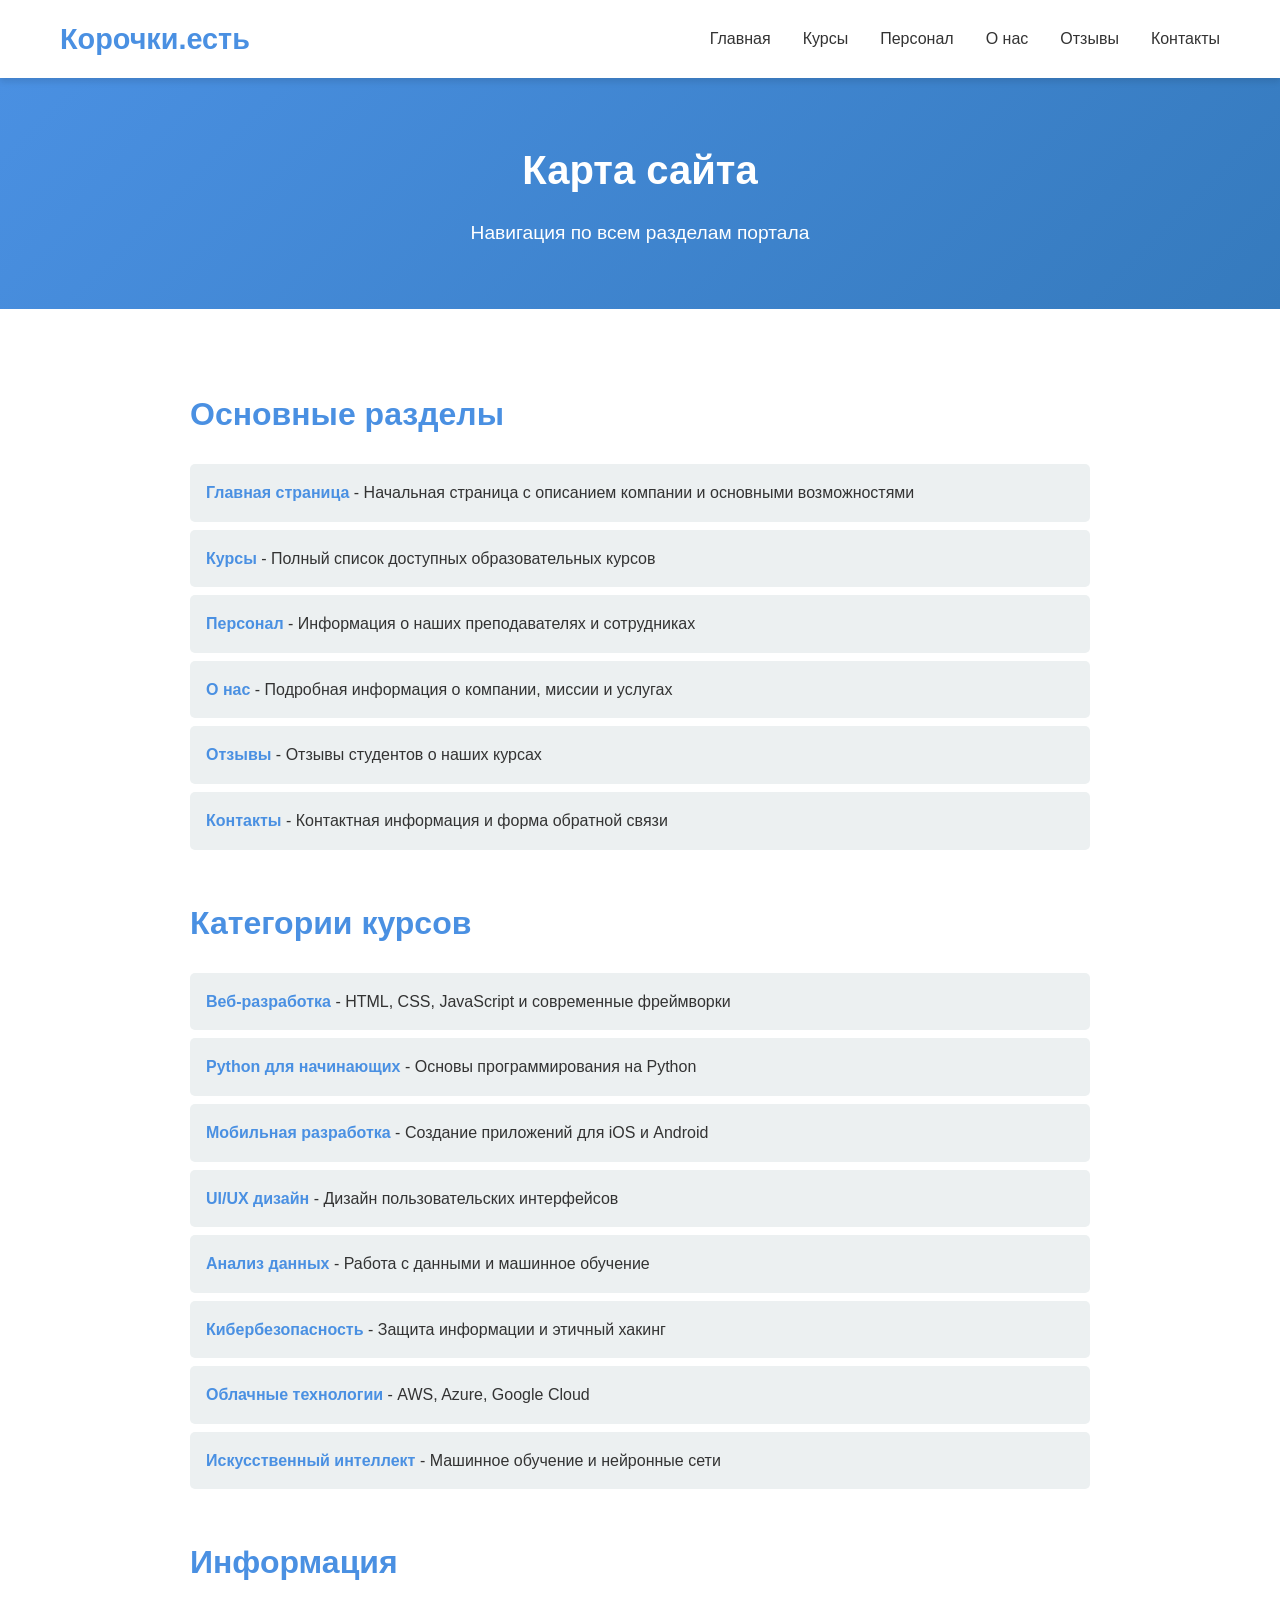
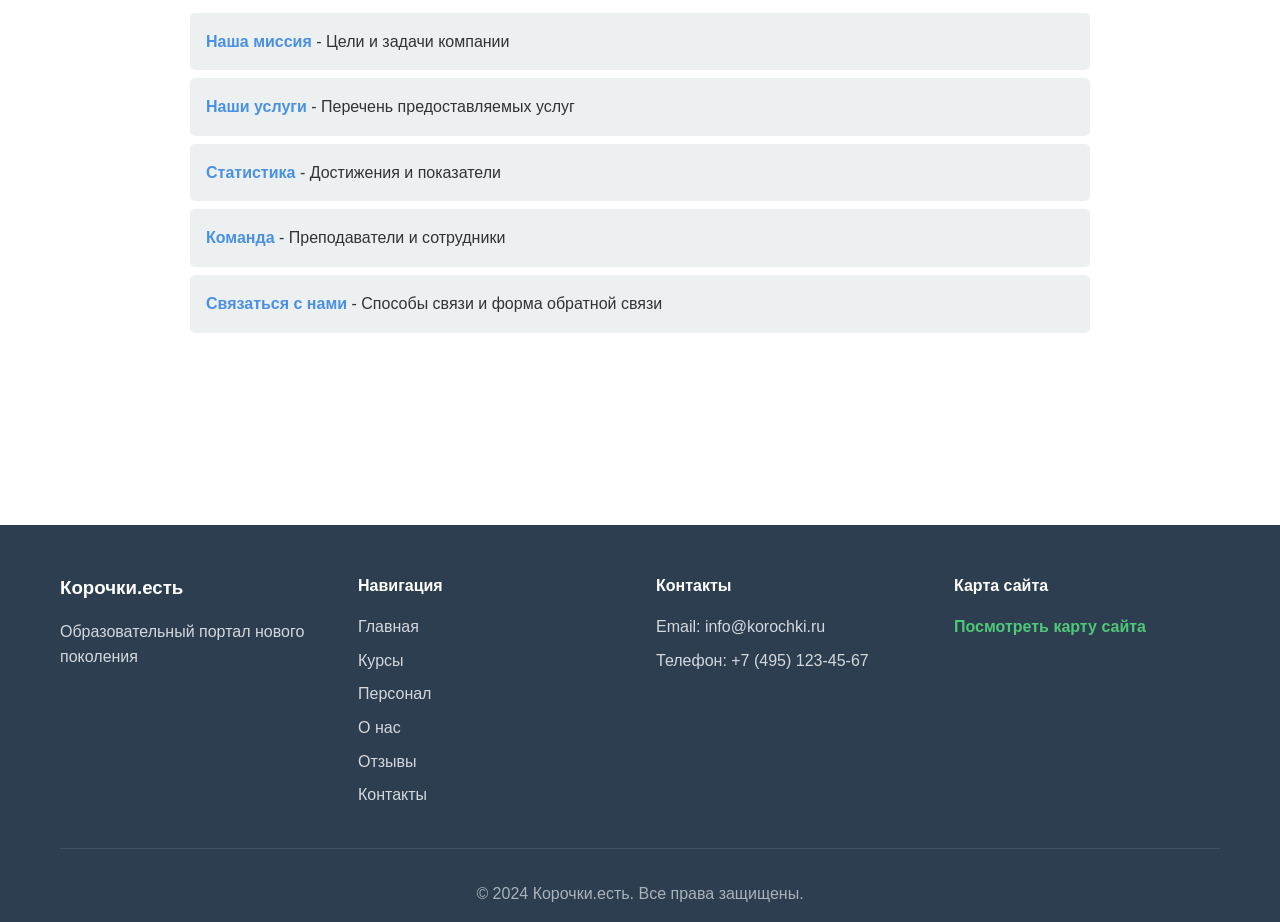
<file: sitemap.html>
<!DOCTYPE html>
<html lang="ru">
<head>
    <meta charset="UTF-8">
    <meta name="viewport" content="width=device-width, initial-scale=1.0">
    <title>Карта сайта - Образовательный Портал</title>
    <link rel="stylesheet" href="styles.css">
</head>
<body>
    <header>
        <nav class="navbar">
            <div class="container">
                <div class="logo">
                    <h1>Корочки.есть</h1>
                </div>
                <ul class="nav-menu">
                    <li><a href="index.html">Главная</a></li>
                    <li><a href="courses.html">Курсы</a></li>
                    <li><a href="staff.html">Персонал</a></li>
                    <li><a href="about.html">О нас</a></li>
                    <li><a href="reviews.html">Отзывы</a></li>
                    <li><a href="contacts.html">Контакты</a></li>
                </ul>
                <div class="hamburger">
                    <span></span>
                    <span></span>
                    <span></span>
                </div>
            </div>
        </nav>
    </header>

    <main>
        <section class="page-header">
            <div class="container">
                <h1>Карта сайта</h1>
                <p>Навигация по всем разделам портала</p>
            </div>
        </section>

        <section class="sitemap-section">
            <div class="container">
                <div class="sitemap-content">
                    <div class="sitemap-category">
                        <h2>Основные разделы</h2>
                        <ul class="sitemap-links">
                            <li><a href="index.html">Главная страница</a> - Начальная страница с описанием компании и основными возможностями</li>
                            <li><a href="courses.html">Курсы</a> - Полный список доступных образовательных курсов</li>
                            <li><a href="staff.html">Персонал</a> - Информация о наших преподавателях и сотрудниках</li>
                            <li><a href="about.html">О нас</a> - Подробная информация о компании, миссии и услугах</li>
                            <li><a href="reviews.html">Отзывы</a> - Отзывы студентов о наших курсах</li>
                            <li><a href="contacts.html">Контакты</a> - Контактная информация и форма обратной связи</li>
                        </ul>
                    </div>

                    <div class="sitemap-category">
                        <h2>Категории курсов</h2>
                        <ul class="sitemap-links">
                            <li><a href="courses.html#web">Веб-разработка</a> - HTML, CSS, JavaScript и современные фреймворки</li>
                            <li><a href="courses.html#python">Python для начинающих</a> - Основы программирования на Python</li>
                            <li><a href="courses.html#mobile">Мобильная разработка</a> - Создание приложений для iOS и Android</li>
                            <li><a href="courses.html#design">UI/UX дизайн</a> - Дизайн пользовательских интерфейсов</li>
                            <li><a href="courses.html#data">Анализ данных</a> - Работа с данными и машинное обучение</li>
                            <li><a href="courses.html#security">Кибербезопасность</a> - Защита информации и этичный хакинг</li>
                            <li><a href="courses.html#cloud">Облачные технологии</a> - AWS, Azure, Google Cloud</li>
                            <li><a href="courses.html#ai">Искусственный интеллект</a> - Машинное обучение и нейронные сети</li>
                        </ul>
                    </div>

                    <div class="sitemap-category">
                        <h2>Информация</h2>
                        <ul class="sitemap-links">
                            <li><a href="about.html#mission">Наша миссия</a> - Цели и задачи компании</li>
                            <li><a href="about.html#services">Наши услуги</a> - Перечень предоставляемых услуг</li>
                            <li><a href="about.html#stats">Статистика</a> - Достижения и показатели</li>
                            <li><a href="staff.html">Команда</a> - Преподаватели и сотрудники</li>
                            <li><a href="contacts.html">Связаться с нами</a> - Способы связи и форма обратной связи</li>
                        </ul>
                    </div>
                </div>
            </div>
        </section>
    </main>

    <footer>
        <div class="container">
            <div class="footer-content">
                <div class="footer-section">
                    <h3>Корочки.есть</h3>
                    <p>Образовательный портал нового поколения</p>
                </div>
                <div class="footer-section">
                    <h4>Навигация</h4>
                    <ul>
                        <li><a href="index.html">Главная</a></li>
                        <li><a href="courses.html">Курсы</a></li>
                        <li><a href="staff.html">Персонал</a></li>
                        <li><a href="about.html">О нас</a></li>
                        <li><a href="reviews.html">Отзывы</a></li>
                        <li><a href="contacts.html">Контакты</a></li>
                    </ul>
                </div>
                <div class="footer-section">
                    <h4>Контакты</h4>
                    <p>Email: info@korochki.ru</p>
                    <p>Телефон: +7 (495) 123-45-67</p>
                </div>
                <div class="footer-section">
                    <h4>Карта сайта</h4>
                    <a href="sitemap.html" class="sitemap-link">Посмотреть карту сайта</a>
                </div>
            </div>
            <div class="footer-bottom">
                <p>&copy; 2024 Корочки.есть. Все права защищены.</p>
            </div>
        </div>
    </footer>

    <script src="script.js"></script>
</body>
</html>
</file>
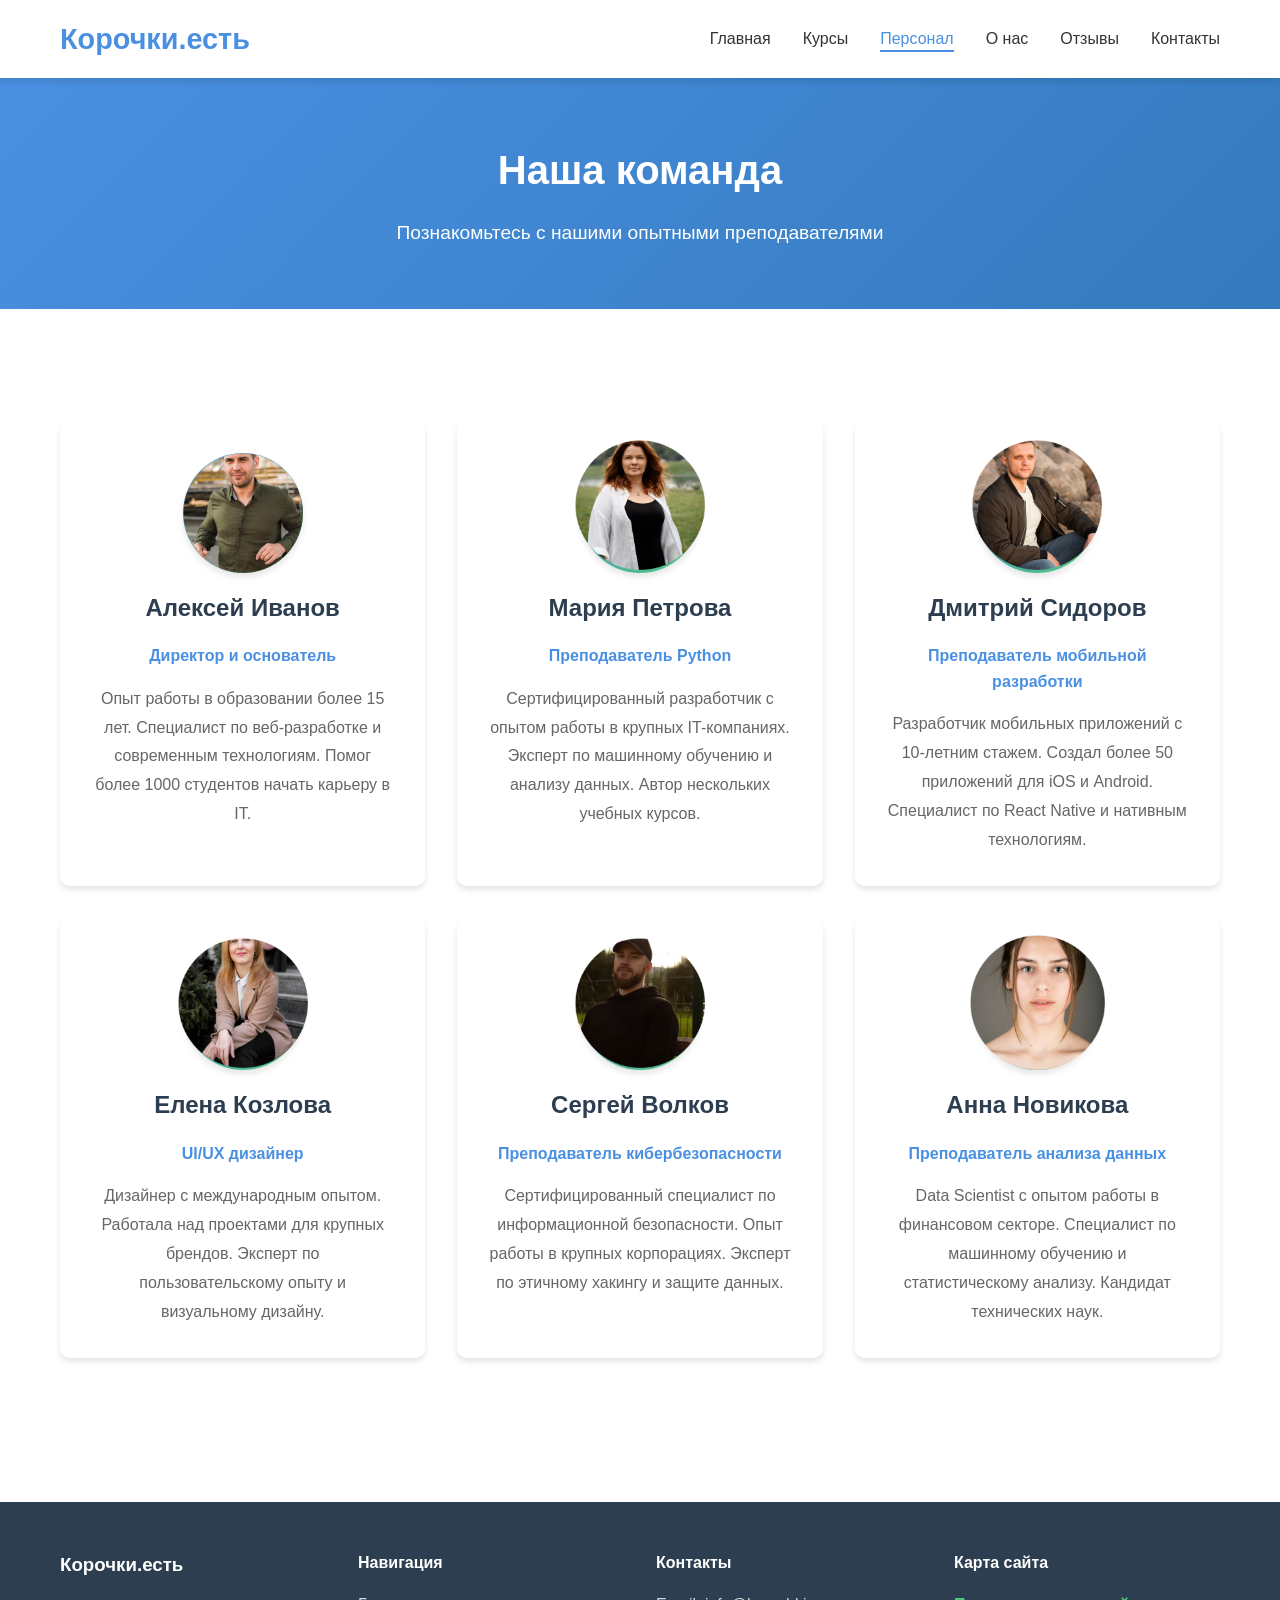
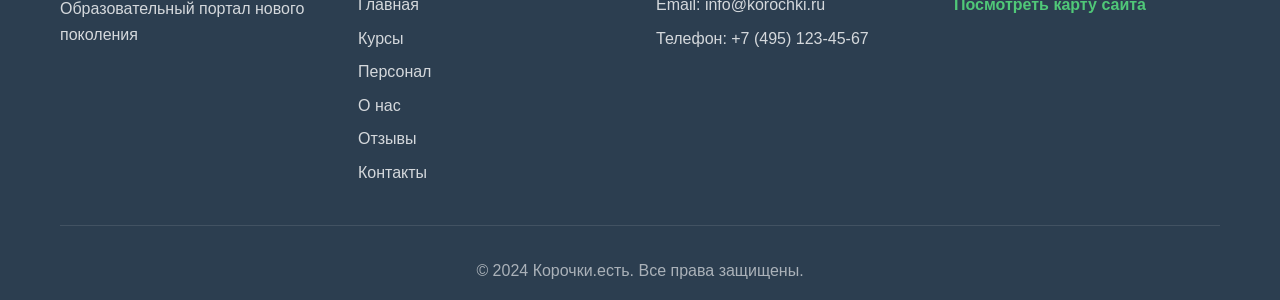
<file: staff.html>
<!DOCTYPE html>
<html lang="ru">
<head>
    <meta charset="UTF-8">
    <meta name="viewport" content="width=device-width, initial-scale=1.0">
    <title>Персонал - Образовательный Портал</title>
    <link rel="stylesheet" href="styles.css">
</head>
<body>
    <header>
        <nav class="navbar">
            <div class="container">
                <div class="logo">
                    <h1>Корочки.есть</h1>
                </div>
                <ul class="nav-menu">
                    <li><a href="index.html">Главная</a></li>
                    <li><a href="courses.html">Курсы</a></li>
                    <li><a href="staff.html" class="active">Персонал</a></li>
                    <li><a href="about.html">О нас</a></li>
                    <li><a href="reviews.html">Отзывы</a></li>
                    <li><a href="contacts.html">Контакты</a></li>
                </ul>
                <div class="hamburger">
                    <span></span>
                    <span></span>
                    <span></span>
                </div>
            </div>
        </nav>
    </header>

    <main>
        <section class="page-header">
            <div class="container">
                <h1>Наша команда</h1>
                <p>Познакомьтесь с нашими опытными преподавателями</p>
            </div>
        </section>

        <section class="staff-section">
            <div class="container">
                <div class="staff-grid">
                    <div class="staff-card">
                        <div class="staff-avatar">
                            <div class="avatar-placeholder"></div>
                            <img src="img/Безымянный-round.png" width="120vw">
                        </div>
                        <h3>Алексей Иванов</h3>
                        <p class="staff-role">Директор и основатель</p>
                        <p class="staff-description">Опыт работы в образовании более 15 лет. Специалист по веб-разработке и современным технологиям. Помог более 1000 студентов начать карьеру в IT.</p>
                    </div>

                    <div class="staff-card">
                        <div class="staff-avatar">
                            <div class="avatar-placeholder"><img src="img/22-round.png" width="130vw"></div>
                        </div>
                        <h3>Мария Петрова</h3>
                        <p class="staff-role">Преподаватель Python</p>
                        <p class="staff-description">Сертифицированный разработчик с опытом работы в крупных IT-компаниях. Эксперт по машинному обучению и анализу данных. Автор нескольких учебных курсов.</p>
                    </div>

                    <div class="staff-card">
                        <div class="staff-avatar">
                            <div class="avatar-placeholder"><img src="img/2-round.png" width="130vw"></div>
                        </div>
                        <h3>Дмитрий Сидоров</h3>
                        <p class="staff-role">Преподаватель мобильной разработки</p>
                        <p class="staff-description">Разработчик мобильных приложений с 10-летним стажем. Создал более 50 приложений для iOS и Android. Специалист по React Native и нативным технологиям.</p>
                    </div>

                    <div class="staff-card">
                        <div class="staff-avatar">
                            <div class="avatar-placeholder"><img src="img/11-round.png" width="130vw"></div>
                        </div>
                        <h3>Елена Козлова</h3>
                        <p class="staff-role">UI/UX дизайнер</p>
                        <p class="staff-description">Дизайнер с международным опытом. Работала над проектами для крупных брендов. Эксперт по пользовательскому опыту и визуальному дизайну.</p>
                    </div>

                    <div class="staff-card">
                        <div class="staff-avatar">
                            <div class="avatar-placeholder"><img src="img/3-round.png" width="130vw"></div>
                        </div>
                        <h3>Сергей Волков</h3>
                        <p class="staff-role">Преподаватель кибербезопасности</p>
                        <p class="staff-description">Сертифицированный специалист по информационной безопасности. Опыт работы в крупных корпорациях. Эксперт по этичному хакингу и защите данных.</p>
                    </div>

                    <div class="staff-card">
                        <div class="staff-avatar">
                            <div class="avatar-placeholder"><img src="img/33-round.png" width="135vw"></div>
                        </div>
                        <h3>Анна Новикова</h3>
                        <p class="staff-role">Преподаватель анализа данных</p>
                        <p class="staff-description">Data Scientist с опытом работы в финансовом секторе. Специалист по машинному обучению и статистическому анализу. Кандидат технических наук.</p>
                    </div>
                </div>
            </div>
        </section>
    </main>

    <footer>
        <div class="container">
            <div class="footer-content">
                <div class="footer-section">
                    <h3>Корочки.есть</h3>
                    <p>Образовательный портал нового поколения</p>
                </div>
                <div class="footer-section">
                    <h4>Навигация</h4>
                    <ul>
                        <li><a href="index.html">Главная</a></li>
                        <li><a href="courses.html">Курсы</a></li>
                        <li><a href="staff.html">Персонал</a></li>
                        <li><a href="about.html">О нас</a></li>
                        <li><a href="reviews.html">Отзывы</a></li>
                        <li><a href="contacts.html">Контакты</a></li>
                    </ul>
                </div>
                <div class="footer-section">
                    <h4>Контакты</h4>
                    <p>Email: info@korochki.ru</p>
                    <p>Телефон: +7 (495) 123-45-67</p>
                </div>
                <div class="footer-section">
                    <h4>Карта сайта</h4>
                    <a href="sitemap.html" class="sitemap-link">Посмотреть карту сайта</a>
                </div>
            </div>
            <div class="footer-bottom">
                <p>&copy; 2024 Корочки.есть. Все права защищены.</p>
            </div>
        </div>
    </footer>

    <script src="script.js"></script>
</body>
</html>
</file>
<file: styles.css>
/* Общие стили */
* {
    margin: 0;
    padding: 0;
    box-sizing: border-box;
}

:root {
    --primary-color: #4a90e2;
    --secondary-color: #50c878;
    --accent-color: #ff6b6b;
    --dark-color: #2c3e50;
    --light-color: #ecf0f1;
    --text-color: #333;
    --text-light: #666;
    --white: #ffffff;
    --shadow: 0 4px 6px rgba(0, 0, 0, 0.1);
    --shadow-hover: 0 8px 15px rgba(0, 0, 0, 0.2);
}

body {
    font-family: 'Segoe UI', Tahoma, Geneva, Verdana, sans-serif;
    line-height: 1.6;
    color: var(--text-color);
    background-color: var(--white);
    overflow-x: hidden;
}

.container {
    max-width: 1200px;
    margin: 0 auto;
    padding: 0 20px;
}

/* Навигация */
header {
    background: var(--white);
    box-shadow: var(--shadow);
    position: sticky;
    top: 0;
    z-index: 1000;
    animation: slideDown 0.5s ease-out;
}

@keyframes slideDown {
    from {
        transform: translateY(-100%);
        opacity: 0;
    }
    to {
        transform: translateY(0);
        opacity: 1;
    }
}

.navbar {
    padding: 1rem 0;
}

.navbar .container {
    display: flex;
    justify-content: space-between;
    align-items: center;
}

.logo h1 {
    color: var(--primary-color);
    font-size: 1.8rem;
    font-weight: 700;
    transition: transform 0.3s ease;
}

.logo h1:hover {
    transform: scale(1.05);
}

.nav-menu {
    display: flex;
    list-style: none;
    gap: 2rem;
}

.nav-menu a {
    text-decoration: none;
    color: var(--text-color);
    font-weight: 500;
    transition: color 0.3s ease;
    position: relative;
}

.nav-menu a::after {
    content: '';
    position: absolute;
    bottom: -5px;
    left: 0;
    width: 0;
    height: 2px;
    background: var(--primary-color);
    transition: width 0.3s ease;
}

.nav-menu a:hover::after,
.nav-menu a.active::after {
    width: 100%;
}

.nav-menu a:hover,
.nav-menu a.active {
    color: var(--primary-color);
}

.hamburger {
    display: none;
    flex-direction: column;
    cursor: pointer;
    gap: 5px;
}

.hamburger span {
    width: 25px;
    height: 3px;
    background: var(--dark-color);
    transition: all 0.3s ease;
    border-radius: 3px;
}

/* Кнопки */
.btn {
    display: inline-block;
    padding: 12px 30px;
    text-decoration: none;
    border-radius: 5px;
    font-weight: 600;
    transition: all 0.3s ease;
    border: none;
    cursor: pointer;
    font-size: 1rem;
}

.btn-primary {
    background: var(--primary-color);
    color: var(--white);
    box-shadow: var(--shadow);
}

.btn-primary:hover {
    background: #357abd;
    transform: translateY(-2px);
    box-shadow: var(--shadow-hover);
}

.btn-secondary {
    background: var(--secondary-color);
    color: var(--white);
    box-shadow: var(--shadow);
}

.btn-secondary:hover {
    background: #3fa865;
    transform: translateY(-2px);
    box-shadow: var(--shadow-hover);
}

/* Главная страница - Hero секция */
.hero {
    background: linear-gradient(135deg, var(--primary-color) 0%, #357abd 100%);
    color: var(--white);
    padding: 100px 0;
    text-align: center;
    position: relative;
    overflow: hidden;
}

.hero-content h1 {
    font-size: 3rem;
    margin-bottom: 1rem;
    animation: fadeInUp 1s ease-out;
}

.hero-content p {
    font-size: 1.5rem;
    margin-bottom: 2rem;
    opacity: 0.9;
}

.fade-in {
    animation: fadeIn 1s ease-out;
}

.fade-in-delay {
    animation: fadeIn 1s ease-out 0.3s both;
}

.fade-in-delay-2 {
    animation: fadeIn 1s ease-out 0.6s both;
}

@keyframes fadeIn {
    from {
        opacity: 0;
        transform: translateY(20px);
    }
    to {
        opacity: 1;
        transform: translateY(0);
    }
}

@keyframes fadeInUp {
    from {
        opacity: 0;
        transform: translateY(30px);
    }
    to {
        opacity: 1;
        transform: translateY(0);
    }
}

/* Анимация плавающих фигур */
.floating-shapes {
    position: absolute;
    width: 100%;
    height: 100%;
    top: 0;
    left: 0;
    overflow: hidden;
    z-index: 0;
}

.shape {
    position: absolute;
    border-radius: 50%;
    opacity: 0.1;
}

.shape-1 {
    width: 200px;
    height: 200px;
    background: var(--white);
    top: 10%;
    left: 10%;
    animation: float 6s ease-in-out infinite;
}

.shape-2 {
    width: 150px;
    height: 150px;
    background: var(--white);
    top: 60%;
    right: 15%;
    animation: float 8s ease-in-out infinite reverse;
}

.shape-3 {
    width: 100px;
    height: 100px;
    background: var(--white);
    bottom: 20%;
    left: 20%;
    animation: float 7s ease-in-out infinite;
}

@keyframes float {
    0%, 100% {
        transform: translateY(0) rotate(0deg);
    }
    50% {
        transform: translateY(-30px) rotate(180deg);
    }
}

/* Секции */
.about-preview,
.features,
.about-section,
.services-section,
.stats-section,
.courses-section,
.staff-section,
.reviews-section,
.contacts-section,
.sitemap-section {
    padding: 80px 0;
}

.page-header {
    background: linear-gradient(135deg, var(--primary-color) 0%, #357abd 100%);
    color: var(--white);
    padding: 60px 0;
    text-align: center;
}

.page-header h1 {
    font-size: 2.5rem;
    margin-bottom: 1rem;
    animation: fadeInUp 0.8s ease-out;
}

.page-header p {
    font-size: 1.2rem;
    opacity: 0.9;
    animation: fadeInUp 0.8s ease-out 0.2s both;
}

.about-preview {
    background: var(--light-color);
}

.about-preview h2,
.features h2,
.services-section h2,
.stats-section h2 {
    text-align: center;
    font-size: 2.5rem;
    margin-bottom: 3rem;
    color: var(--dark-color);
}

.about-content {
    max-width: 800px;
    margin: 0 auto 2rem;
    text-align: center;
}

.about-content p {
    font-size: 1.1rem;
    margin-bottom: 1.5rem;
    color: var(--text-light);
}

.about-content-wrapper {
    max-width: 900px;
    margin: 0 auto;
}

.about-text h2 {
    color: var(--primary-color);
    margin-top: 2rem;
    margin-bottom: 1rem;
}

.about-text p {
    margin-bottom: 1.5rem;
    line-height: 1.8;
}

.values-list {
    list-style: none;
    padding-left: 0;
}

.values-list li {
    padding: 1rem;
    margin-bottom: 0.5rem;
    background: var(--light-color);
    border-left: 4px solid var(--primary-color);
    transition: transform 0.3s ease;
}

.values-list li:hover {
    transform: translateX(10px);
}

/* Карточки */
.features-grid,
.courses-grid,
.staff-grid,
.reviews-grid,
.services-grid {
    display: grid;
    grid-template-columns: repeat(auto-fit, minmax(280px, 1fr));
    gap: 2rem;
    margin-top: 2rem;
}

.feature-card,
.course-card,
.staff-card,
.review-card,
.service-card {
    background: var(--white);
    padding: 2rem;
    border-radius: 10px;
    box-shadow: var(--shadow);
    transition: all 0.3s ease;
    text-align: center;
}

.feature-card:hover,
.course-card:hover,
.staff-card:hover,
.review-card:hover,
.service-card:hover {
    transform: translateY(-10px);
    box-shadow: var(--shadow-hover);
}

.feature-icon,
.course-icon,
.service-icon {
    font-size: 3rem;
    margin-bottom: 1rem;
    animation: bounce 2s infinite;
}

@keyframes bounce {
    0%, 100% {
        transform: translateY(0);
    }
    50% {
        transform: translateY(-10px);
    }
}

.feature-card h3,
.course-card h3,
.staff-card h3,
.service-card h3 {
    color: var(--dark-color);
    margin-bottom: 1rem;
    font-size: 1.5rem;
}

.course-info {
    display: flex;
    justify-content: space-between;
    margin-top: 1rem;
    padding-top: 1rem;
    border-top: 1px solid var(--light-color);
    font-size: 0.9rem;
    color: var(--text-light);
}

/* Персонал */
.staff-avatar {
    width: 120px;
    height: 120px;
    margin: 0 auto 1rem;
    border-radius: 50%;
    background: linear-gradient(135deg, var(--primary-color), var(--secondary-color));
    display: flex;
    align-items: center;
    justify-content: center;
    box-shadow: var(--shadow);
    transition: transform 0.3s ease;
}

.staff-card:hover .staff-avatar {
    transform: scale(1.1) rotate(5deg);
}

.avatar-placeholder {
    color: var(--white);
    font-size: 2rem;
    font-weight: bold;
}

.staff-role {
    color: var(--primary-color);
    font-weight: 600;
    margin-bottom: 1rem;
}

.staff-description {
    color: var(--text-light);
    line-height: 1.8;
}

/* Отзывы */
.review-header {
    display: flex;
    align-items: center;
    gap: 1rem;
    margin-bottom: 1rem;
}

.reviewer-avatar {
    width: 60px;
    height: 60px;
    border-radius: 50%;
    background: linear-gradient(135deg, var(--primary-color), var(--secondary-color));
    display: flex;
    align-items: center;
    justify-content: center;
    color: var(--white);
    font-weight: bold;
    flex-shrink: 0;
}

.reviewer-info h3 {
    margin-bottom: 0.3rem;
    color: var(--dark-color);
}

.reviewer-course {
    color: var(--text-light);
    font-size: 0.9rem;
}

.review-rating {
    color: #ffd700;
    font-size: 1.2rem;
    margin-bottom: 1rem;
}

.review-text {
    color: var(--text-light);
    line-height: 1.8;
    font-style: italic;
}

/* Контакты */
.contacts-wrapper {
    display: grid;
    grid-template-columns: 1fr 1fr;
    gap: 3rem;
    margin-top: 2rem;
}

.contact-info h2,
.contact-form-wrapper h2 {
    color: var(--dark-color);
    margin-bottom: 2rem;
}

.contact-item {
    display: flex;
    gap: 1.5rem;
    margin-bottom: 2rem;
    align-items: flex-start;
}

.contact-icon {
    font-size: 2rem;
    flex-shrink: 0;
}

.contact-item h3 {
    color: var(--primary-color);
    margin-bottom: 0.5rem;
}

.contact-item p {
    color: var(--text-light);
    margin-bottom: 0.3rem;
}

/* Форма */
.contact-form {
    background: var(--light-color);
    padding: 2rem;
    border-radius: 10px;
}

.form-group {
    margin-bottom: 1.5rem;
}

.form-group label {
    display: block;
    margin-bottom: 0.5rem;
    color: var(--dark-color);
    font-weight: 600;
}

.form-group input,
.form-group select,
.form-group textarea {
    width: 100%;
    padding: 12px;
    border: 2px solid #ddd;
    border-radius: 5px;
    font-size: 1rem;
    font-family: inherit;
    transition: border-color 0.3s ease;
}

.form-group input:focus,
.form-group select:focus,
.form-group textarea:focus {
    outline: none;
    border-color: var(--primary-color);
}

.form-message {
    margin-top: 1rem;
    padding: 1rem;
    border-radius: 5px;
    display: none;
}

.form-message.success {
    background: #d4edda;
    color: #155724;
    border: 1px solid #c3e6cb;
    display: block;
}

.form-message.error {
    background: #f8d7da;
    color: #721c24;
    border: 1px solid #f5c6cb;
    display: block;
}

/* Статистика */
.stats-grid {
    display: grid;
    grid-template-columns: repeat(auto-fit, minmax(200px, 1fr));
    gap: 2rem;
    margin-top: 2rem;
}

.stat-card {
    background: linear-gradient(135deg, var(--primary-color), var(--secondary-color));
    color: var(--white);
    padding: 2rem;
    border-radius: 10px;
    text-align: center;
    box-shadow: var(--shadow);
    transition: transform 0.3s ease;
}

.stat-card:hover {
    transform: scale(1.05);
}

.stat-number {
    font-size: 3rem;
    font-weight: bold;
    margin-bottom: 0.5rem;
}

.stat-label {
    font-size: 1.1rem;
    opacity: 0.9;
}

/* Карта сайта */
.sitemap-content {
    max-width: 900px;
    margin: 0 auto;
}

.sitemap-category {
    margin-bottom: 3rem;
}

.sitemap-category h2 {
    color: var(--primary-color);
    margin-bottom: 1.5rem;
    font-size: 2rem;
}

.sitemap-links {
    list-style: none;
    padding-left: 0;
}

.sitemap-links li {
    padding: 1rem;
    margin-bottom: 0.5rem;
    background: var(--light-color);
    border-radius: 5px;
    transition: all 0.3s ease;
}

.sitemap-links li:hover {
    background: #d5dbdb;
    transform: translateX(10px);
}

.sitemap-links a {
    color: var(--primary-color);
    text-decoration: none;
    font-weight: 600;
    transition: color 0.3s ease;
}

.sitemap-links a:hover {
    color: #357abd;
    text-decoration: underline;
}

/* Футер */
footer {
    background: var(--dark-color);
    color: var(--white);
    padding: 3rem 0 1rem;
    margin-top: 4rem;
}

.footer-content {
    display: grid;
    grid-template-columns: repeat(auto-fit, minmax(200px, 1fr));
    gap: 2rem;
    margin-bottom: 2rem;
}

.footer-section h3,
.footer-section h4 {
    margin-bottom: 1rem;
    color: var(--white);
}

.footer-section p {
    color: rgba(255, 255, 255, 0.8);
    margin-bottom: 0.5rem;
}

.footer-section ul {
    list-style: none;
}

.footer-section ul li {
    margin-bottom: 0.5rem;
}

.footer-section a {
    color: rgba(255, 255, 255, 0.8);
    text-decoration: none;
    transition: color 0.3s ease;
}

.footer-section a:hover {
    color: var(--white);
}

.sitemap-link {
    color: var(--secondary-color) !important;
    font-weight: 600;
}

.footer-bottom {
    text-align: center;
    padding-top: 2rem;
    border-top: 1px solid rgba(255, 255, 255, 0.1);
    color: rgba(255, 255, 255, 0.6);
}

/* Адаптивность */
@media (max-width: 768px) {
    .hamburger {
        display: flex;
    }

    .nav-menu {
        position: fixed;
        left: -100%;
        top: 70px;
        flex-direction: column;
        background: var(--white);
        width: 100%;
        text-align: center;
        transition: 0.3s;
        box-shadow: var(--shadow);
        padding: 2rem 0;
    }

    .nav-menu.active {
        left: 0;
    }

    .hero-content h1 {
        font-size: 2rem;
    }

    .hero-content p {
        font-size: 1.2rem;
    }

    .contacts-wrapper {
        grid-template-columns: 1fr;
    }

    .features-grid,
    .courses-grid,
    .staff-grid,
    .reviews-grid,
    .services-grid {
        grid-template-columns: 1fr;
    }

    .page-header h1 {
        font-size: 2rem;
    }
}

/* Дополнительные анимации */
@keyframes pulse {
    0%, 100% {
        transform: scale(1);
    }
    50% {
        transform: scale(1.05);
    }
}

.animate-on-scroll {
    opacity: 0;
    transform: translateY(30px);
    transition: all 0.6s ease-out;
}

.animate-on-scroll.animated {
    opacity: 1;
    transform: translateY(0);
}
</file>
